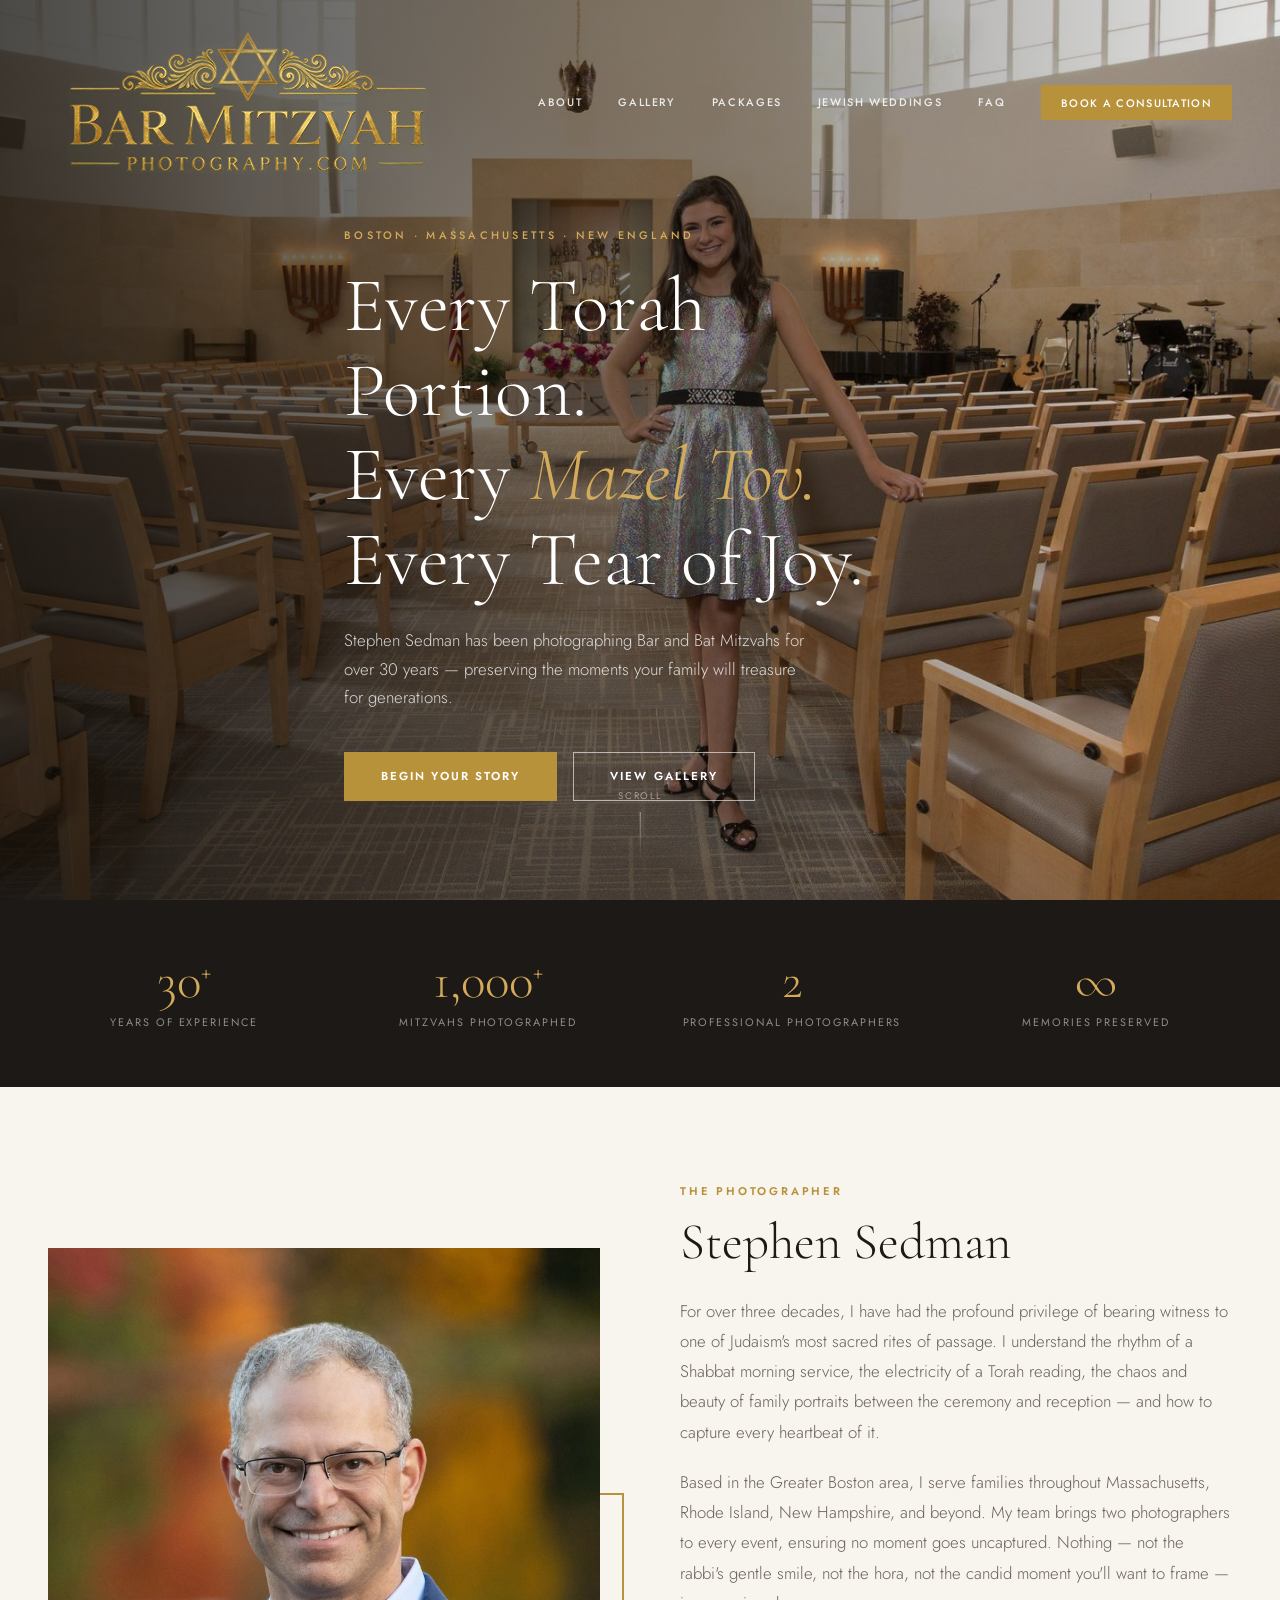
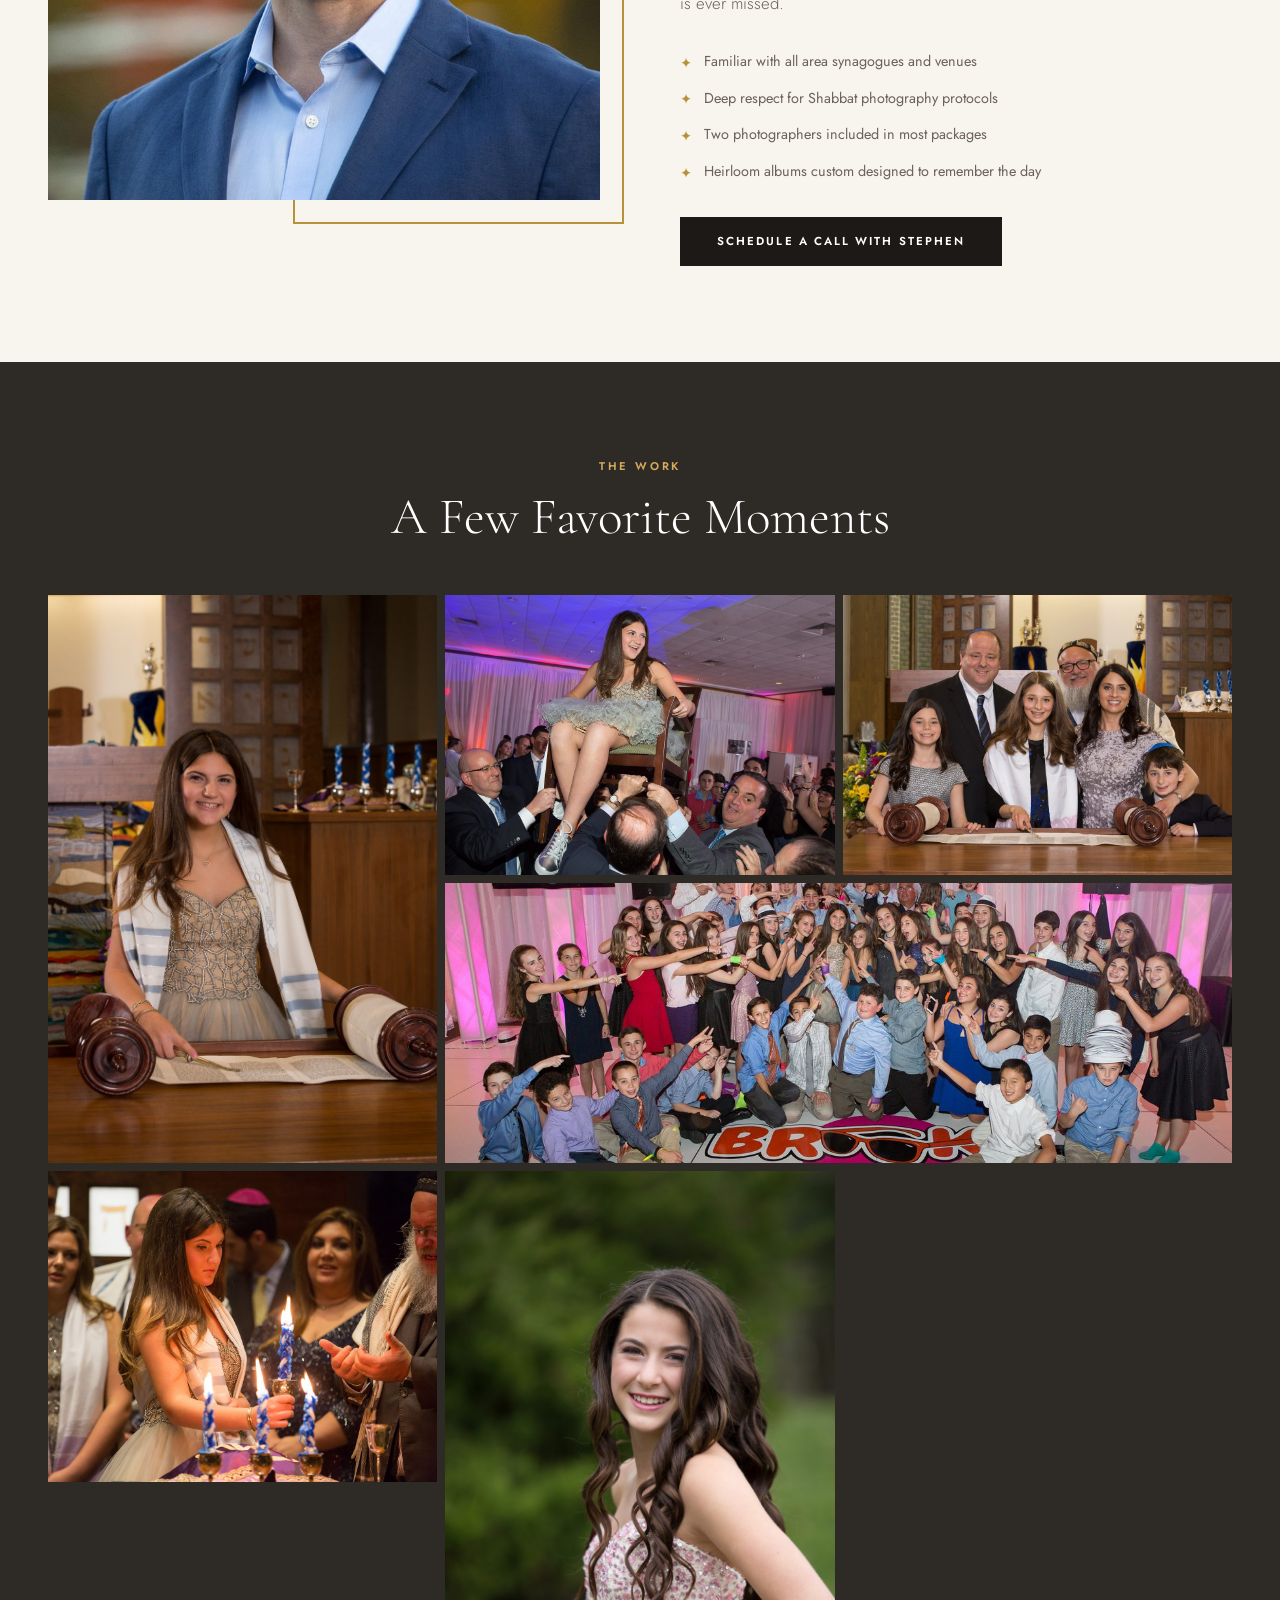
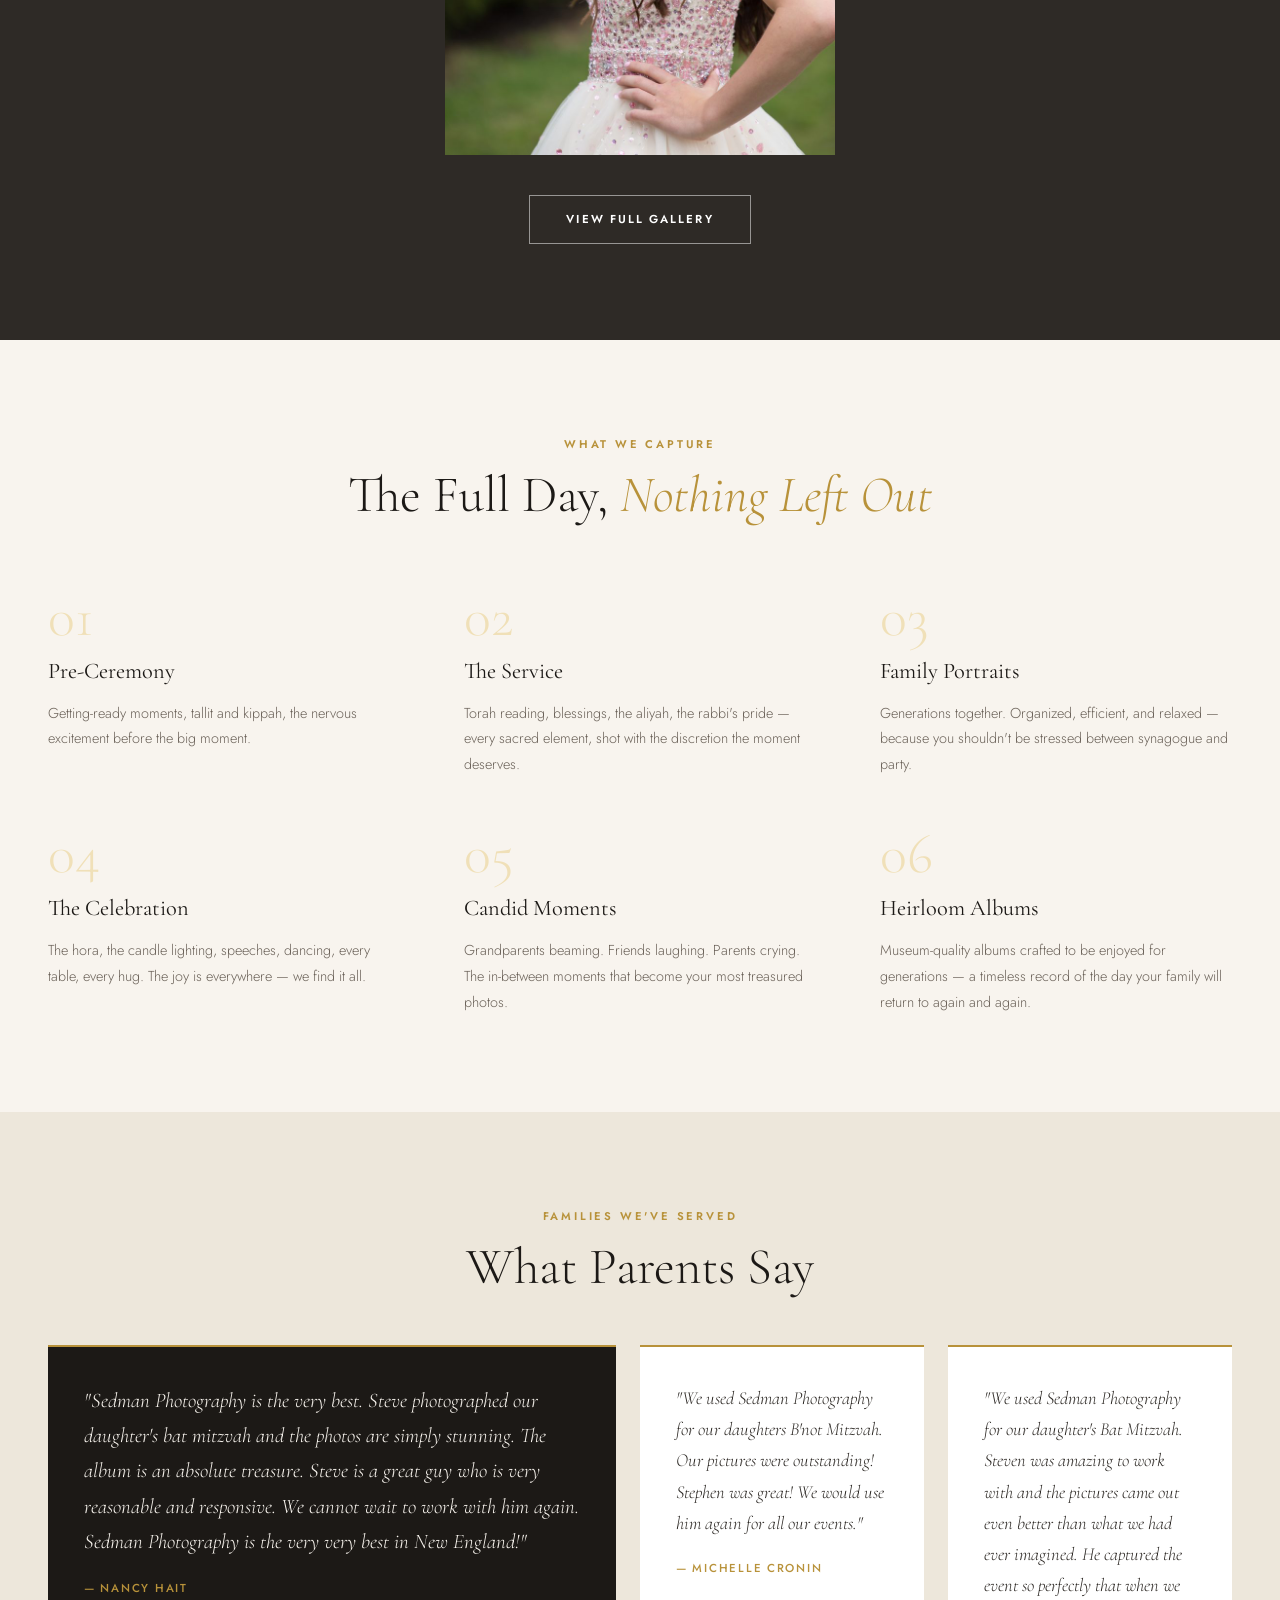
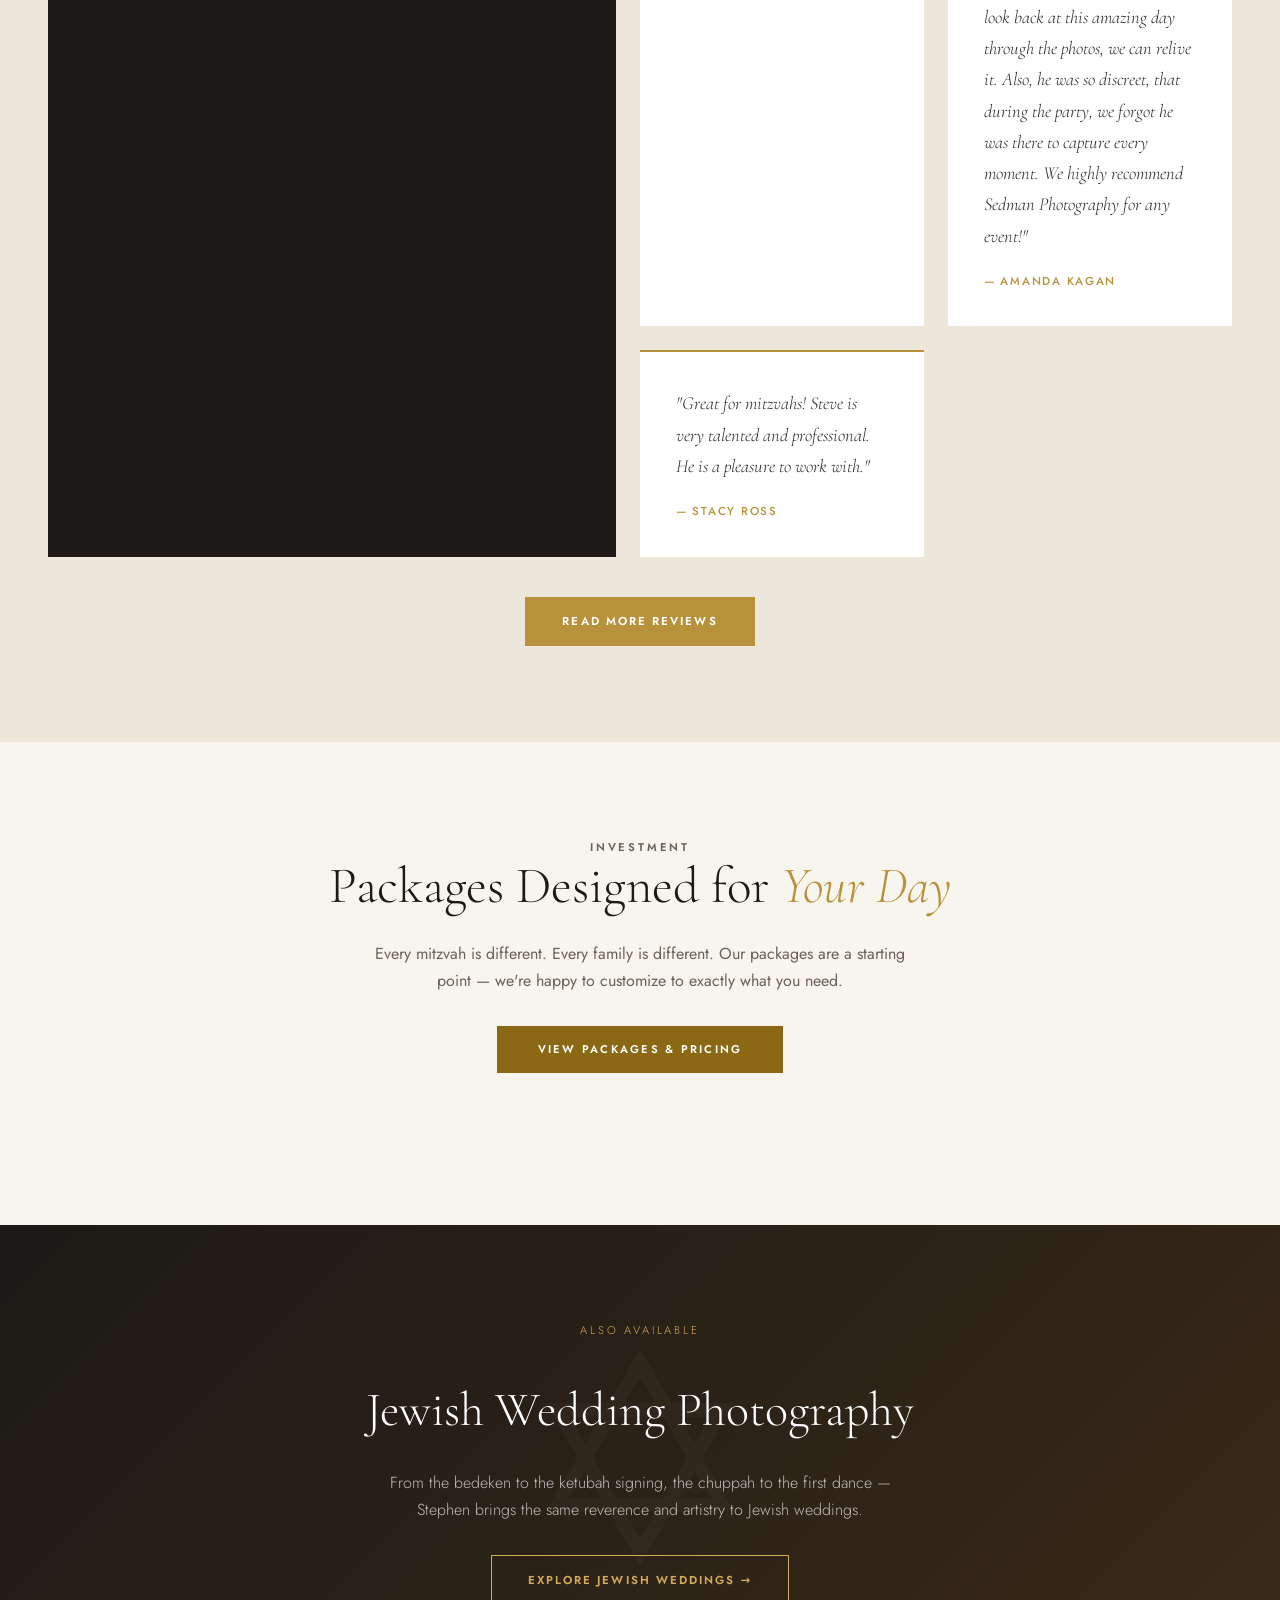
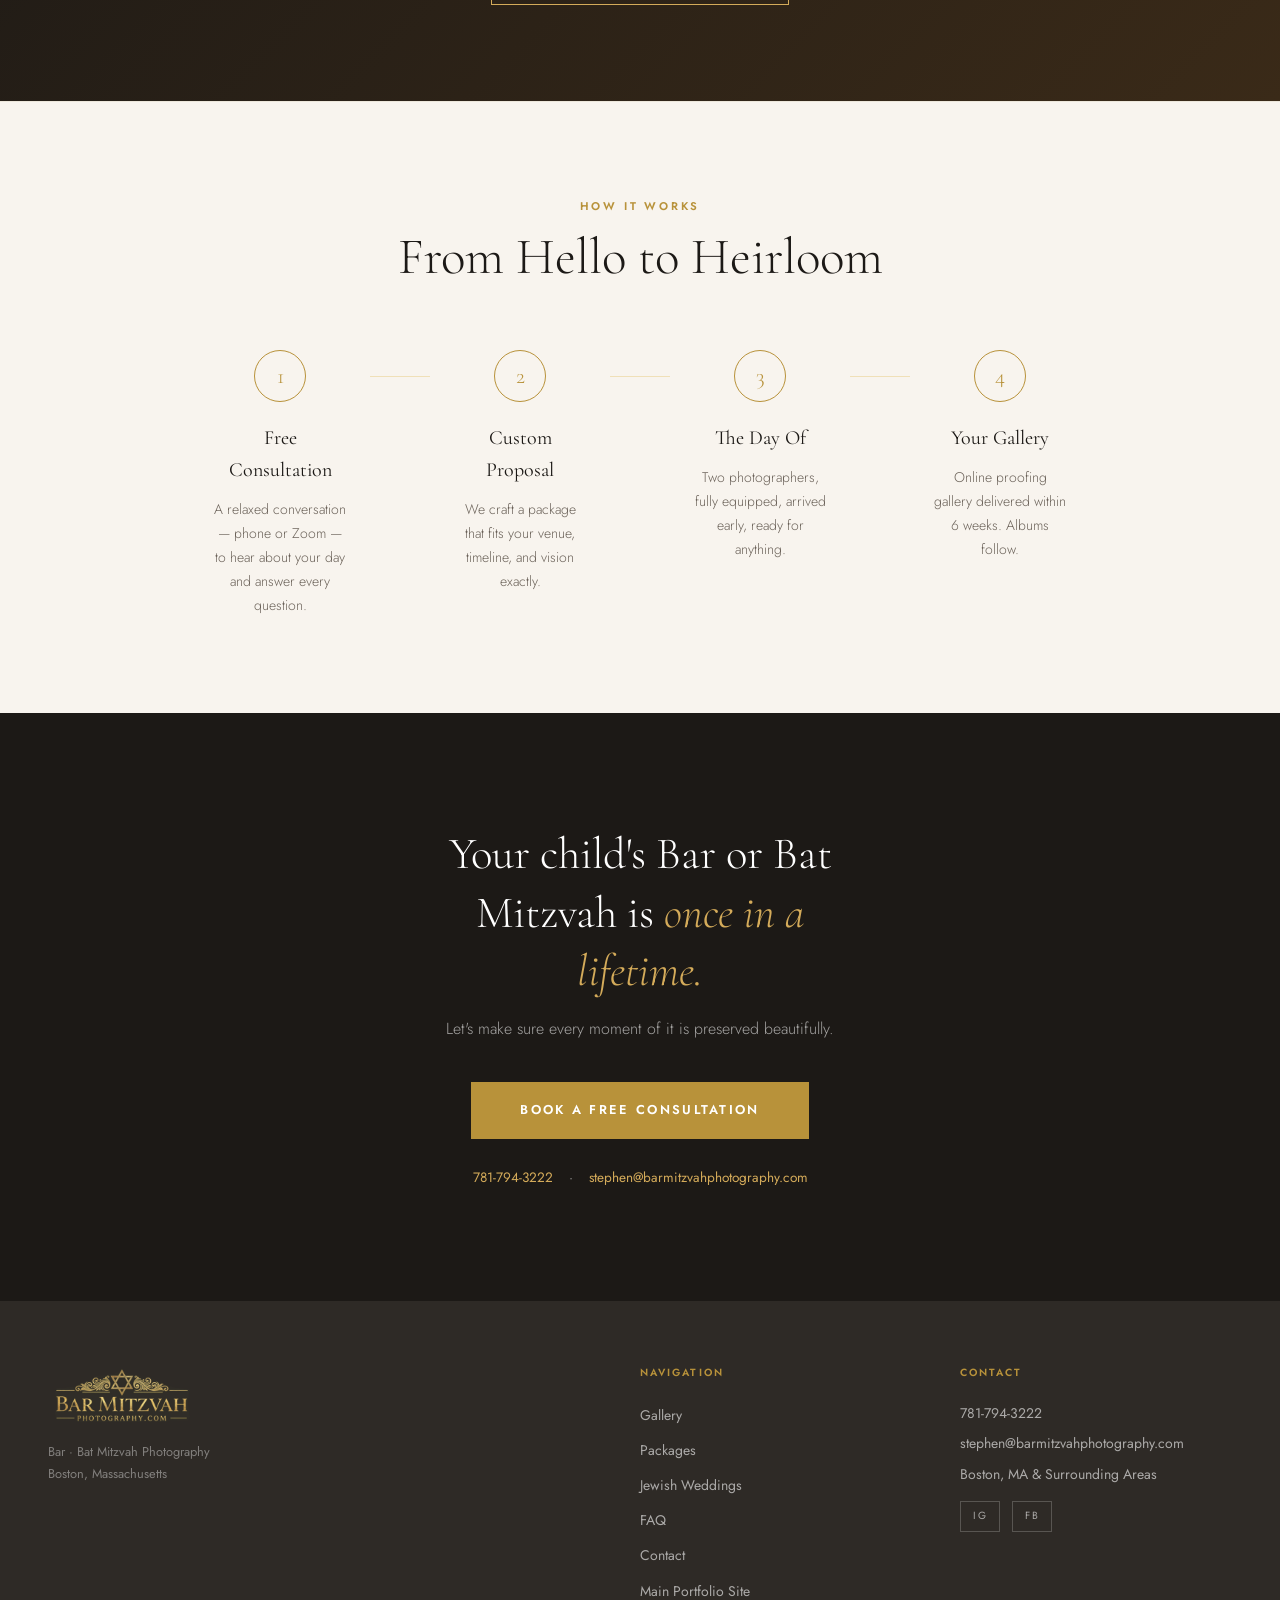
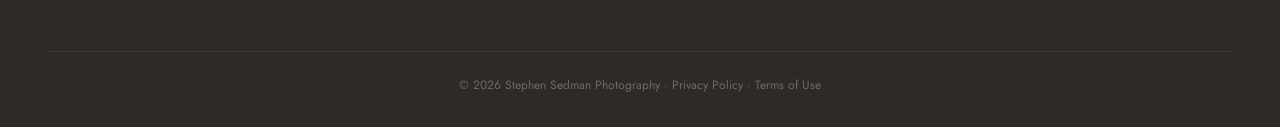
<file: index.html>
<!DOCTYPE html>
<html lang="en">
<head>
  <meta charset="UTF-8" />
  <meta name="viewport" content="width=device-width, initial-scale=1.0" />
  <title>Bar & Bat Mitzvah Photographer Boston | Sedman Photography</title>
  <meta name="description" content="Award-winning Bar & Bat Mitzvah photographer serving Boston, MA and surrounding areas. 30+ years of experience capturing your family's most sacred milestone." />
  <link rel="preconnect" href="https://fonts.googleapis.com" />
  <link rel="preconnect" href="https://fonts.gstatic.com" crossorigin />
  <link href="https://fonts.googleapis.com/css2?family=Cormorant+Garamond:ital,wght@0,300;0,400;0,600;1,300;1,400&family=Jost:wght@300;400;500;600&display=swap" rel="stylesheet" />
  <link rel="stylesheet" href="styles/main.css" />
</head>
<body>

  <!-- NAV -->
  <nav class="nav" id="nav">
    <a href="/" class="nav-logo">
      <img src="public/images/logo.png" alt="Bar Mitzvah Photography" class="nav-logo-img" />
    </a>
    <button class="nav-toggle" id="navToggle" aria-label="Menu">
      <span></span><span></span><span></span>
    </button>
    <ul class="nav-links" id="navLinks">
      <li><a href="#about">About</a></li>
      <li><a href="gallery.html">Gallery</a></li>
      <li><a href="packages.html">Packages</a></li>
      <li><a href="jewish-weddings.html">Jewish Weddings</a></li>
      <li><a href="faq.html">FAQ</a></li>
      <li><a href="contact.html" class="nav-cta">Book a Consultation</a></li>
    </ul>
  </nav>

  <!-- HERO -->
  <header class="hero">
    <div class="hero-bg">
      <div class="hero-overlay"></div>
      <img src="public/images/hero.jpg" alt="Bar Mitzvah Photography" style="width:100%;height:100%;object-fit:cover;object-position:center top;position:absolute;top:0;left:0;" />
    </div>
    <div class="hero-content">
      <p class="hero-eyebrow">Boston · Massachusetts · New England</p>
      <h1 class="hero-headline">
        Every Torah Portion.<br />
        Every <em>Mazel Tov.</em><br />
        Every Tear of Joy.
      </h1>
      <p class="hero-sub">Stephen Sedman has been photographing Bar and Bat Mitzvahs for over 30 years — preserving the moments your family will treasure for generations.</p>
      <div class="hero-ctas">
        <a href="contact.html" class="btn btn-primary">Begin Your Story</a>
        <a href="gallery.html" class="btn btn-ghost">View Gallery</a>
      </div>
    </div>
    <div class="hero-scroll">
      <span>Scroll</span>
      <div class="hero-scroll-line"></div>
    </div>
  </header>

  <!-- INTRO STATS -->
  <section class="stats">
    <div class="stats-grid">
      <div class="stat">
        <span class="stat-num">30<sup>+</sup></span>
        <span class="stat-label">Years of Experience</span>
      </div>
      <div class="stat">
        <span class="stat-num">1,000<sup>+</sup></span>
        <span class="stat-label">Mitzvahs Photographed</span>
      </div>
      <div class="stat">
        <span class="stat-num">2</span>
        <span class="stat-label">Professional Photographers</span>
      </div>
      <div class="stat">
        <span class="stat-num">∞</span>
        <span class="stat-label">Memories Preserved</span>
      </div>
    </div>
  </section>

  <!-- ABOUT STEPHEN -->
  <section class="about" id="about">
    <div class="about-image">
      <div class="about-img-box">
        <img src="public/images/stephen.jpg" alt="Stephen Sedman" style="width:100%;height:100%;object-fit:cover;" />
        <div class="about-img-accent"></div>
      </div>
    </div>
    <div class="about-text">
      <p class="section-eyebrow">The Photographer</p>
      <h2 class="section-title">Stephen Sedman</h2>
      <p class="about-body">For over three decades, I have had the profound privilege of bearing witness to one of Judaism's most sacred rites of passage. I understand the rhythm of a Shabbat morning service, the electricity of a Torah reading, the chaos and beauty of family portraits between the ceremony and reception — and how to capture every heartbeat of it.</p>
      <p class="about-body">Based in the Greater Boston area, I serve families throughout Massachusetts, Rhode Island, New Hampshire, and beyond. My team brings two photographers to every event, ensuring no moment goes uncaptured. Nothing — not the rabbi's gentle smile, not the hora, not the candid moment you'll want to frame — is ever missed.</p>
      <div class="about-credentials">
        <div class="credential">
          <span class="cred-icon">✦</span>
          <span>Familiar with all area synagogues and venues</span>
        </div>
        <div class="credential">
          <span class="cred-icon">✦</span>
          <span>Deep respect for Shabbat photography protocols</span>
        </div>
        <div class="credential">
          <span class="cred-icon">✦</span>
          <span>Two photographers included in most packages</span>
        </div>
        <div class="credential">
          <span class="cred-icon">✦</span>
          <span>Heirloom albums custom designed to remember the day</span>
        </div>
      </div>
      <a href="contact.html" class="btn btn-dark">Schedule a Call with Stephen</a>
    </div>
  </section>

  <!-- GALLERY PREVIEW -->
  <section class="gallery-preview">
    <div class="gallery-header">
      <p class="section-eyebrow">The Work</p>
      <h2 class="section-title">A Few Favorite Moments</h2>
    </div>
    <div class="gallery-grid">
      <div class="gallery-cell tall">
        <img src="public/images/gallery/bat-mitzvah-torah.jpg" alt="Torah Reading" style="width:100%;height:100%;object-fit:cover">
        <div class="gallery-caption">The Torah Reading</div>
      </div>
      <div class="gallery-cell">
        <img src="public/images/gallery/hora-chair.jpg" alt="The Hora" style="width:100%;height:100%;object-fit:cover">
        <div class="gallery-caption">The Hora</div>
      </div>
      <div class="gallery-cell">
        <img src="public/images/gallery/family-bimah.jpg" alt="Family Portraits" style="width:100%;height:100%;object-fit:cover">
        <div class="gallery-caption">Family Portraits</div>
      </div>
      <div class="gallery-cell wide">
        <img src="public/images/gallery/reception-friends.jpg" alt="The Celebration" style="width:100%;height:100%;object-fit:cover">
        <div class="gallery-caption">The Celebration</div>
      </div>
      <div class="gallery-cell">
        <img src="public/images/gallery/candle-lighting.jpg" alt="Candid Joy" style="width:100%;height:100%;object-fit:cover">
        <div class="gallery-caption">Candid Joy</div>
      </div>
      <div class="gallery-cell tall">
        <img src="public/images/gallery/portrait-bat-mitzvah.jpg" alt="Portrait Session" style="width:100%;height:100%;object-fit:cover">
        <div class="gallery-caption">The Portrait Session</div>
      </div>
    </div>
    <div class="gallery-footer">
      <a href="gallery.html" class="btn btn-outline">View Full Gallery</a>
    </div>
  </section>

  <!-- WHAT WE COVER -->
  <section class="coverage">
    <div class="coverage-intro">
      <p class="section-eyebrow">What We Capture</p>
      <h2 class="section-title">The Full Day, <em>Nothing Left Out</em></h2>
    </div>
    <div class="coverage-grid">
      <div class="coverage-item">
        <div class="coverage-num">01</div>
        <h3>Pre-Ceremony</h3>
        <p>Getting-ready moments, tallit and kippah, the nervous excitement before the big moment.</p>
      </div>
      <div class="coverage-item">
        <div class="coverage-num">02</div>
        <h3>The Service</h3>
        <p>Torah reading, blessings, the aliyah, the rabbi's pride — every sacred element, shot with the discretion the moment deserves.</p>
      </div>
      <div class="coverage-item">
        <div class="coverage-num">03</div>
        <h3>Family Portraits</h3>
        <p>Generations together. Organized, efficient, and relaxed — because you shouldn't be stressed between synagogue and party.</p>
      </div>
      <div class="coverage-item">
        <div class="coverage-num">04</div>
        <h3>The Celebration</h3>
        <p>The hora, the candle lighting, speeches, dancing, every table, every hug. The joy is everywhere — we find it all.</p>
      </div>
      <div class="coverage-item">
        <div class="coverage-num">05</div>
        <h3>Candid Moments</h3>
        <p>Grandparents beaming. Friends laughing. Parents crying. The in-between moments that become your most treasured photos.</p>
      </div>
      <div class="coverage-item">
        <div class="coverage-num">06</div>
        <h3>Heirloom Albums</h3>
        <p>Museum-quality albums crafted to be enjoyed for generations — a timeless record of the day your family will return to again and again.</p>
      </div>
    </div>
  </section>

  <!-- TESTIMONIALS -->
  <section class="testimonials">
    <div class="testimonials-inner">
      <p class="section-eyebrow">Families We've Served</p>
      <h2 class="section-title">What Parents Say</h2>
      <div class="testimonials-grid">
        <blockquote class="testimonial featured">
          <p>"Sedman Photography is the very best. Steve photographed our daughter's bat mitzvah and the photos are simply stunning. The album is an absolute treasure. Steve is a great guy who is very reasonable and responsive. We cannot wait to work with him again. Sedman Photography is the very very best in New England!"</p>
          <footer>— Nancy Hait</footer>
        </blockquote>
        <blockquote class="testimonial">
          <p>"We used Sedman Photography for our daughters B'not Mitzvah. Our pictures were outstanding! Stephen was great! We would use him again for all our events."</p>
          <footer>— Michelle Cronin</footer>
        </blockquote>
        <blockquote class="testimonial">
          <p>"We used Sedman Photography for our daughter's Bat Mitzvah. Steven was amazing to work with and the pictures came out even better than what we had ever imagined. He captured the event so perfectly that when we look back at this amazing day through the photos, we can relive it. Also, he was so discreet, that during the party, we forgot he was there to capture every moment. We highly recommend Sedman Photography for any event!"</p>
          <footer>— Amanda Kagan</footer>
        </blockquote>
        <blockquote class="testimonial">
          <p>"Great for mitzvahs! Steve is very talented and professional. He is a pleasure to work with."</p>
          <footer>— Stacy Ross</footer>
        </blockquote>
      </div>
      <a href="contact.html" class="btn btn-primary" style="margin-top:2.5rem">Read More Reviews</a>
    </div>
  </section>

  <!-- PACKAGES TEASER -->
  <section class="packages-teaser">
    <div class="packages-intro">
      <p class="section-eyebrow">Investment</p>
      <h2 class="section-title">Packages Designed for <em>Your Day</em></h2>
      <p>Every mitzvah is different. Every family is different. Our packages are a starting point — we're happy to customize to exactly what you need.</p>
      <a href="packages.html" style="margin-top:2rem;display:inline-block;padding:0.85rem 2.5rem;background:#8B6914;color:#ffffff;border:1px solid #8B6914;font-family:var(--font-body);font-size:0.7rem;font-weight:600;letter-spacing:0.2em;text-transform:uppercase;text-decoration:none;cursor:pointer;">View Packages &amp; Pricing</a>
    </div>
  </section>

  <!-- JEWISH WEDDINGS CTA -->
  <section class="jewish-weddings-cta">
    <div class="jw-content">
      <p class="section-eyebrow" style="color: var(--gold-light)">Also Available</p>
      <h2>Jewish Wedding Photography</h2>
      <p>From the bedeken to the ketubah signing, the chuppah to the first dance — Stephen brings the same reverence and artistry to Jewish weddings.</p>
      <a href="jewish-weddings.html" class="btn btn-ghost-gold">Explore Jewish Weddings →</a>
    </div>
  </section>

  <!-- PROCESS -->
  <section class="process">
    <div class="process-intro">
      <p class="section-eyebrow">How It Works</p>
      <h2 class="section-title">From Hello to Heirloom</h2>
    </div>
    <div class="process-steps">
      <div class="process-step">
        <div class="step-num">1</div>
        <h3>Free Consultation</h3>
        <p>A relaxed conversation — phone or Zoom — to hear about your day and answer every question.</p>
      </div>
      <div class="process-line"></div>
      <div class="process-step">
        <div class="step-num">2</div>
        <h3>Custom Proposal</h3>
        <p>We craft a package that fits your venue, timeline, and vision exactly.</p>
      </div>
      <div class="process-line"></div>
      <div class="process-step">
        <div class="step-num">3</div>
        <h3>The Day Of</h3>
        <p>Two photographers, fully equipped, arrived early, ready for anything.</p>
      </div>
      <div class="process-line"></div>
      <div class="process-step">
        <div class="step-num">4</div>
        <h3>Your Gallery</h3>
        <p>Online proofing gallery delivered within 6 weeks. Albums follow.</p>
      </div>
    </div>
  </section>

  <!-- CONTACT CTA -->
  <section class="final-cta">
    <div class="final-cta-inner">
      <h2>Your child's Bar or Bat Mitzvah is <em>once in a lifetime.</em></h2>
      <p>Let's make sure every moment of it is preserved beautifully.</p>
      <a href="contact.html" class="btn btn-primary btn-large">Book a Free Consultation</a>
      <div class="final-contact-info">
        <a href="tel:7817943222">781-794-3222</a>
        <span>·</span>
        <a href="mailto:stephen@barmitzvahphotography.com">stephen@barmitzvahphotography.com</a>
      </div>
    </div>
  </section>

  <!-- FOOTER -->
  <footer class="footer">
    <div class="footer-inner">
      <div class="footer-brand">
        <img src="public/images/logo.png" alt="Bar Mitzvah Photography" style="height:60px;width:auto;display:block;mix-blend-mode:screen;" />
        <p class="footer-tagline">Bar · Bat Mitzvah Photography<br />Boston, Massachusetts</p>
      </div>
      <div class="footer-links">
        <h4>Navigation</h4>
        <ul>
          <li><a href="gallery.html">Gallery</a></li>
          <li><a href="packages.html">Packages</a></li>
          <li><a href="jewish-weddings.html">Jewish Weddings</a></li>
          <li><a href="faq.html">FAQ</a></li>
          <li><a href="contact.html">Contact</a></li>
          <li><a href="https://www.stephensedman.com" target="_blank">Main Portfolio Site</a></li>
        </ul>
      </div>
      <div class="footer-contact">
        <h4>Contact</h4>
        <p><a href="tel:7817943222">781-794-3222</a></p>
        <p><a href="mailto:stephen@barmitzvahphotography.com">stephen@barmitzvahphotography.com</a></p>
        <p>Boston, MA &amp; Surrounding Areas</p>
        <div class="footer-social">
          <a href="#" aria-label="Instagram">IG</a>
          <a href="#" aria-label="Facebook">FB</a>
        </div>
      </div>
    </div>
    <div class="footer-bottom">
      <p>© 2026 Stephen Sedman Photography · <a href="privacy.html">Privacy Policy</a> · <a href="terms.html">Terms of Use</a></p>
    </div>
  </footer>

  <script src="scripts/main.js"></script>
</body>
</html>
</file>
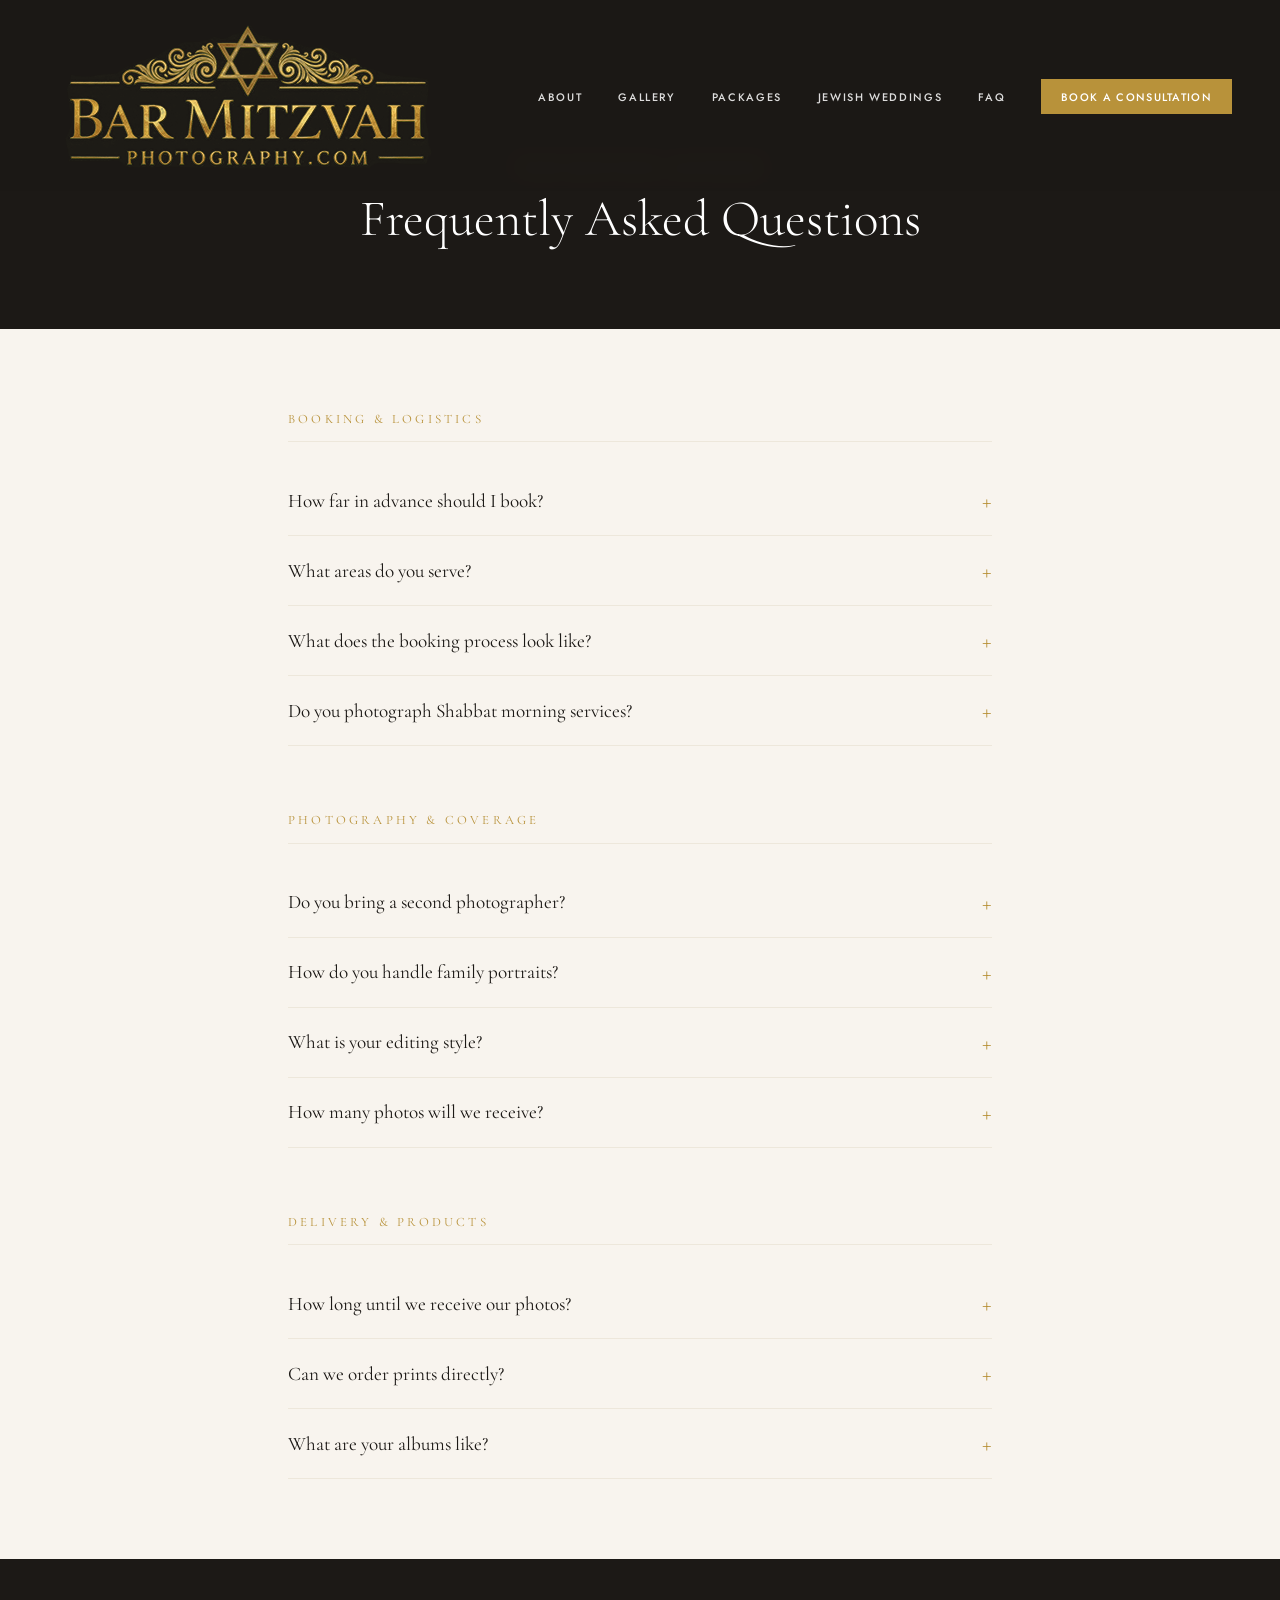
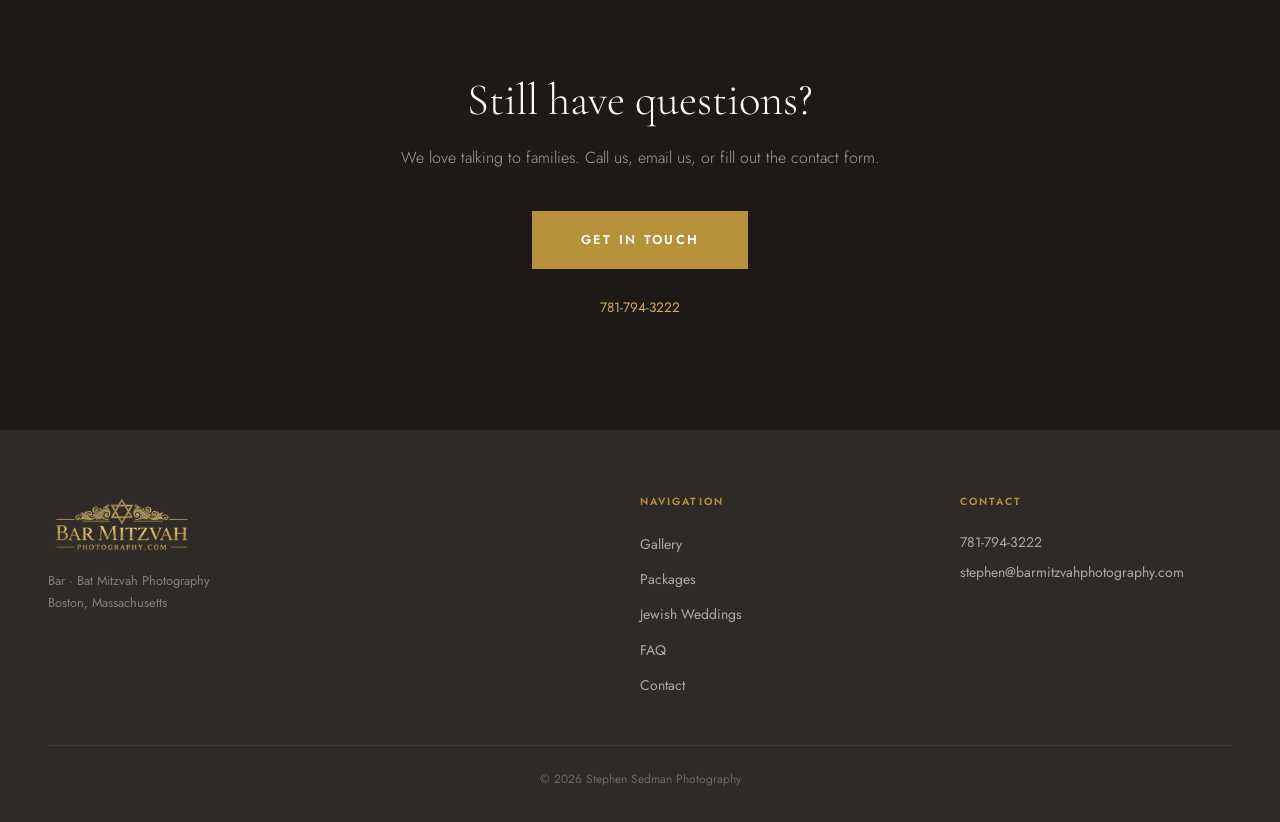
<file: faq.html>
<!DOCTYPE html>
<html lang="en">
<head>
  <meta charset="UTF-8" />
  <meta name="viewport" content="width=device-width, initial-scale=1.0" />
  <title>FAQ | Sedman Bar Mitzvah Photography</title>
  <link rel="preconnect" href="https://fonts.googleapis.com" />
  <link rel="preconnect" href="https://fonts.gstatic.com" crossorigin />
  <link href="https://fonts.googleapis.com/css2?family=Cormorant+Garamond:ital,wght@0,300;0,400;0,600;1,300;1,400&family=Jost:wght@300;400;500;600&display=swap" rel="stylesheet" />
  <link rel="stylesheet" href="styles/main.css" />
  <style>
    .page-hero {
      background: var(--charcoal);
      padding: 10rem 3rem 5rem;
      text-align: center;
    }
    .page-hero .section-eyebrow { color: var(--gold-light); }
    .page-hero .section-title { color: var(--white); margin-bottom: 0; }

    .faq-section {
      max-width: 800px;
      margin: 5rem auto;
      padding: 0 3rem;
    }

    .faq-category {
      margin-bottom: 4rem;
    }

    .faq-category-title {
      font-family: var(--font-display);
      font-size: 0.8rem;
      letter-spacing: 0.25em;
      text-transform: uppercase;
      color: var(--gold);
      margin-bottom: 1.5rem;
      padding-bottom: 0.75rem;
      border-bottom: 1px solid var(--cream-dark);
    }

    .faq-item {
      border-bottom: 1px solid var(--cream-dark);
    }

    .faq-question {
      width: 100%;
      background: none;
      border: none;
      text-align: left;
      padding: 1.25rem 0;
      font-family: var(--font-display);
      font-size: 1.2rem;
      font-weight: 400;
      color: var(--charcoal);
      cursor: pointer;
      display: flex;
      justify-content: space-between;
      align-items: center;
      gap: 1rem;
    }

    .faq-question::after {
      content: '+';
      font-size: 1.5rem;
      color: var(--gold);
      flex-shrink: 0;
      transition: transform 0.3s;
      font-weight: 300;
    }

    .faq-item.open .faq-question::after {
      transform: rotate(45deg);
    }

    .faq-answer {
      max-height: 0;
      overflow: hidden;
      transition: max-height 0.4s ease;
    }

    .faq-item.open .faq-answer {
      max-height: 500px;
    }

    .faq-answer p {
      padding-bottom: 1.5rem;
      color: var(--text-light);
      line-height: 1.8;
      font-size: 0.95rem;
      font-weight: 300;
    }

    @media (max-width: 768px) {
      .faq-section { padding: 0 1.5rem; }
      .page-hero { padding: 8rem 1.5rem 4rem; }
    }
  </style>
</head>
<body>
  <nav class="nav scrolled" id="nav">
    <a href="/" class="nav-logo">
      <img src="public/images/logo.png" alt="Bar Mitzvah Photography" class="nav-logo-img" />
    </a>
    <button class="nav-toggle" id="navToggle"><span></span><span></span><span></span></button>
    <ul class="nav-links" id="navLinks">
      <li><a href="/#about">About</a></li>
      <li><a href="gallery.html">Gallery</a></li>
      <li><a href="packages.html">Packages</a></li>
      <li><a href="jewish-weddings.html">Jewish Weddings</a></li>
      <li><a href="faq.html">FAQ</a></li>
      <li><a href="contact.html" class="nav-cta">Book a Consultation</a></li>
    </ul>
  </nav>

  <section class="page-hero">
    <p class="section-eyebrow">Your Questions, Answered</p>
    <h1 class="section-title">Frequently Asked Questions</h1>
  </section>

  <section class="faq-section">

    <div class="faq-category">
      <div class="faq-category-title">Booking & Logistics</div>

      <div class="faq-item">
        <button class="faq-question">How far in advance should I book?</button>
        <div class="faq-answer"><p>We recommend booking 12–18 months in advance, especially for spring and fall dates (September–November and March–June are our busiest seasons). That said, contact us regardless — we occasionally have openings closer to your date.</p></div>
      </div>

      <div class="faq-item">
        <button class="faq-question">What areas do you serve?</button>
        <div class="faq-answer"><p>We are based in the Greater Boston area — including Newton, Needham, Brookline, and Boston — and serve all of Massachusetts, Rhode Island, New Hampshire, Connecticut, Maine, and Vermont. We are also available for destination events — including Israel — with a travel fee. Please ask.</p></div>
      </div>

      <div class="faq-item">
        <button class="faq-question">What does the booking process look like?</button>
        <div class="faq-answer"><p>First, we have a free consultation by phone or Zoom. If we're a good fit, we email a contract and collect a retainer to hold your date. The remaining balance is due 30 days before the event. Simple and transparent — no surprises.</p></div>
      </div>

      <div class="faq-item">
        <button class="faq-question">Do you photograph Shabbat morning services?</button>
        <div class="faq-answer"><p>Yes. We are very experienced with Shabbat morning B'nei Mitzvah services and are deeply familiar with the photography protocols of different congregations — including those with no-photography rules during the service. For these we recommend photographing the rehearsal on a weekday before the event. We always confirm synagogue guidelines well in advance and respect them fully.</p></div>
      </div>
    </div>

    <div class="faq-category">
      <div class="faq-category-title">Photography & Coverage</div>

      <div class="faq-item">
        <button class="faq-question">Do you bring a second photographer?</button>
        <div class="faq-answer"><p>The Signature and Heirloom packages include two photographers. The Essential package uses one lead photographer. With two photographers, we can cover the adults cocktail hour and the kids dancing and playing games at the same time. All the action is captured better when you have two different points of view.</p></div>
      </div>

      <div class="faq-item">
        <button class="faq-question">How do you handle family portraits?</button>
        <div class="faq-answer"><p>We ask that you provide a "must-have" list of family groupings in advance. During the event, we move through portraits efficiently and warmly — our goal is 45 minutes or less so you can get to your party. Stephen is experienced at organizing large, multigenerational families without chaos.</p></div>
      </div>

      <div class="faq-item">
        <button class="faq-question">What is your editing style?</button>
        <div class="faq-answer"><p>We describe our style as timeless, warm, and true-to-life. We are not heavy on filters or trendy presets. The goal is that your photos look as beautiful in 30 years as they do today. We edit every image delivered — no unedited RAW files are included.</p></div>
      </div>

      <div class="faq-item">
        <button class="faq-question">How many photos will we receive?</button>
        <div class="faq-answer"><p>This varies by package length and the flow of your day. You can typically expect 400–700+ fully edited images for a full-day event with two photographers. We never artificially limit your gallery — every strong image is included.</p></div>
      </div>
    </div>

    <div class="faq-category">
      <div class="faq-category-title">Delivery & Products</div>

      <div class="faq-item">
        <button class="faq-question">How long until we receive our photos?</button>
        <div class="faq-answer"><p>Your online proofing gallery is delivered within 6 weeks of your event. All Signature and Heirloom packages include a sneak peek gallery of select images within 1 week. Rush delivery (48-hour sneak peek) is available as an add-on.</p></div>
      </div>

      <div class="faq-item">
        <button class="faq-question">Can we order prints directly?</button>
        <div class="faq-answer"><p>Yes. Your online gallery includes a professional print store where you can order anything from 4×6 prints to large canvas art, directly shipped to your home. All products are lab-quality, archival prints — not drugstore prints.</p></div>
      </div>

      <div class="faq-item">
        <button class="faq-question">What are your albums like?</button>
        <div class="faq-answer"><p>Our albums are museum-quality books, custom designed and crafted to be enjoyed for generations. We design them for you and present a proof for your approval before printing. These are heirloom objects — the kind that sit on a coffee table and get opened at every family gathering for decades.</p></div>
      </div>
    </div>

  </section>

  <section class="final-cta">
    <div class="final-cta-inner">
      <h2>Still have questions?</h2>
      <p>We love talking to families. Call us, email us, or fill out the contact form.</p>
      <a href="contact.html" class="btn btn-primary btn-large">Get in Touch</a>
      <div class="final-contact-info">
        <a href="tel:7817943222">781-794-3222</a>
      </div>
    </div>
  </section>

  <footer class="footer">
    <div class="footer-inner">
      <div class="footer-brand">
        <img src="public/images/logo.png" alt="Bar Mitzvah Photography" style="height:60px;width:auto;display:block;mix-blend-mode:screen;" />
        <p class="footer-tagline">Bar · Bat Mitzvah Photography<br />Boston, Massachusetts</p>
      </div>
      <div class="footer-links">
        <h4>Navigation</h4>
        <ul>
          <li><a href="gallery.html">Gallery</a></li>
          <li><a href="packages.html">Packages</a></li>
          <li><a href="jewish-weddings.html">Jewish Weddings</a></li>
          <li><a href="faq.html">FAQ</a></li>
          <li><a href="contact.html">Contact</a></li>
        </ul>
      </div>
      <div class="footer-contact">
        <h4>Contact</h4>
        <p><a href="tel:7817943222">781-794-3222</a></p>
        <p><a href="mailto:stephen@barmitzvahphotography.com">stephen@barmitzvahphotography.com</a></p>
      </div>
    </div>
    <div class="footer-bottom">
      <p>© 2026 Stephen Sedman Photography</p>
    </div>
  </footer>
  <script src="scripts/main.js"></script>
  <script>
    document.querySelectorAll('.faq-question').forEach(btn => {
      btn.addEventListener('click', () => {
        const item = btn.parentElement;
        const wasOpen = item.classList.contains('open');
        document.querySelectorAll('.faq-item.open').forEach(i => i.classList.remove('open'));
        if (!wasOpen) item.classList.add('open');
      });
    });
  </script>
</body>
</html>
</file>
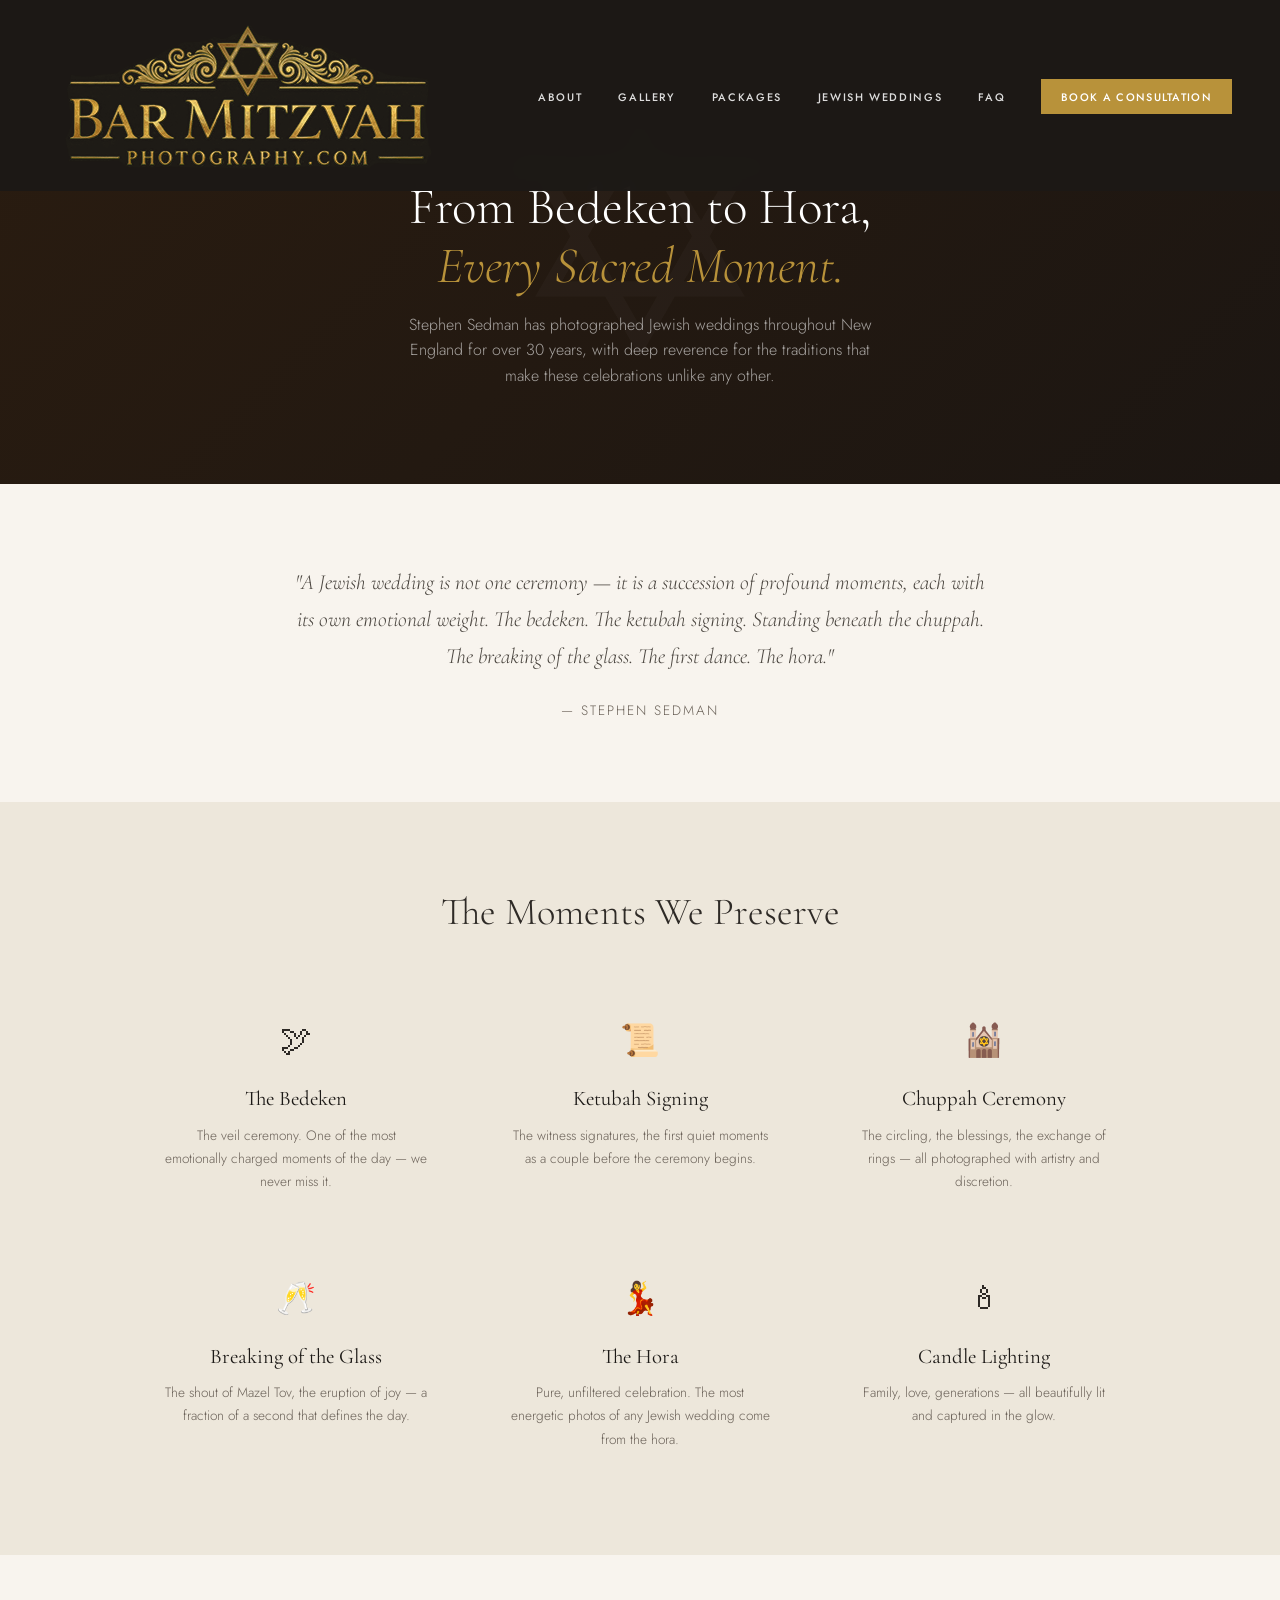
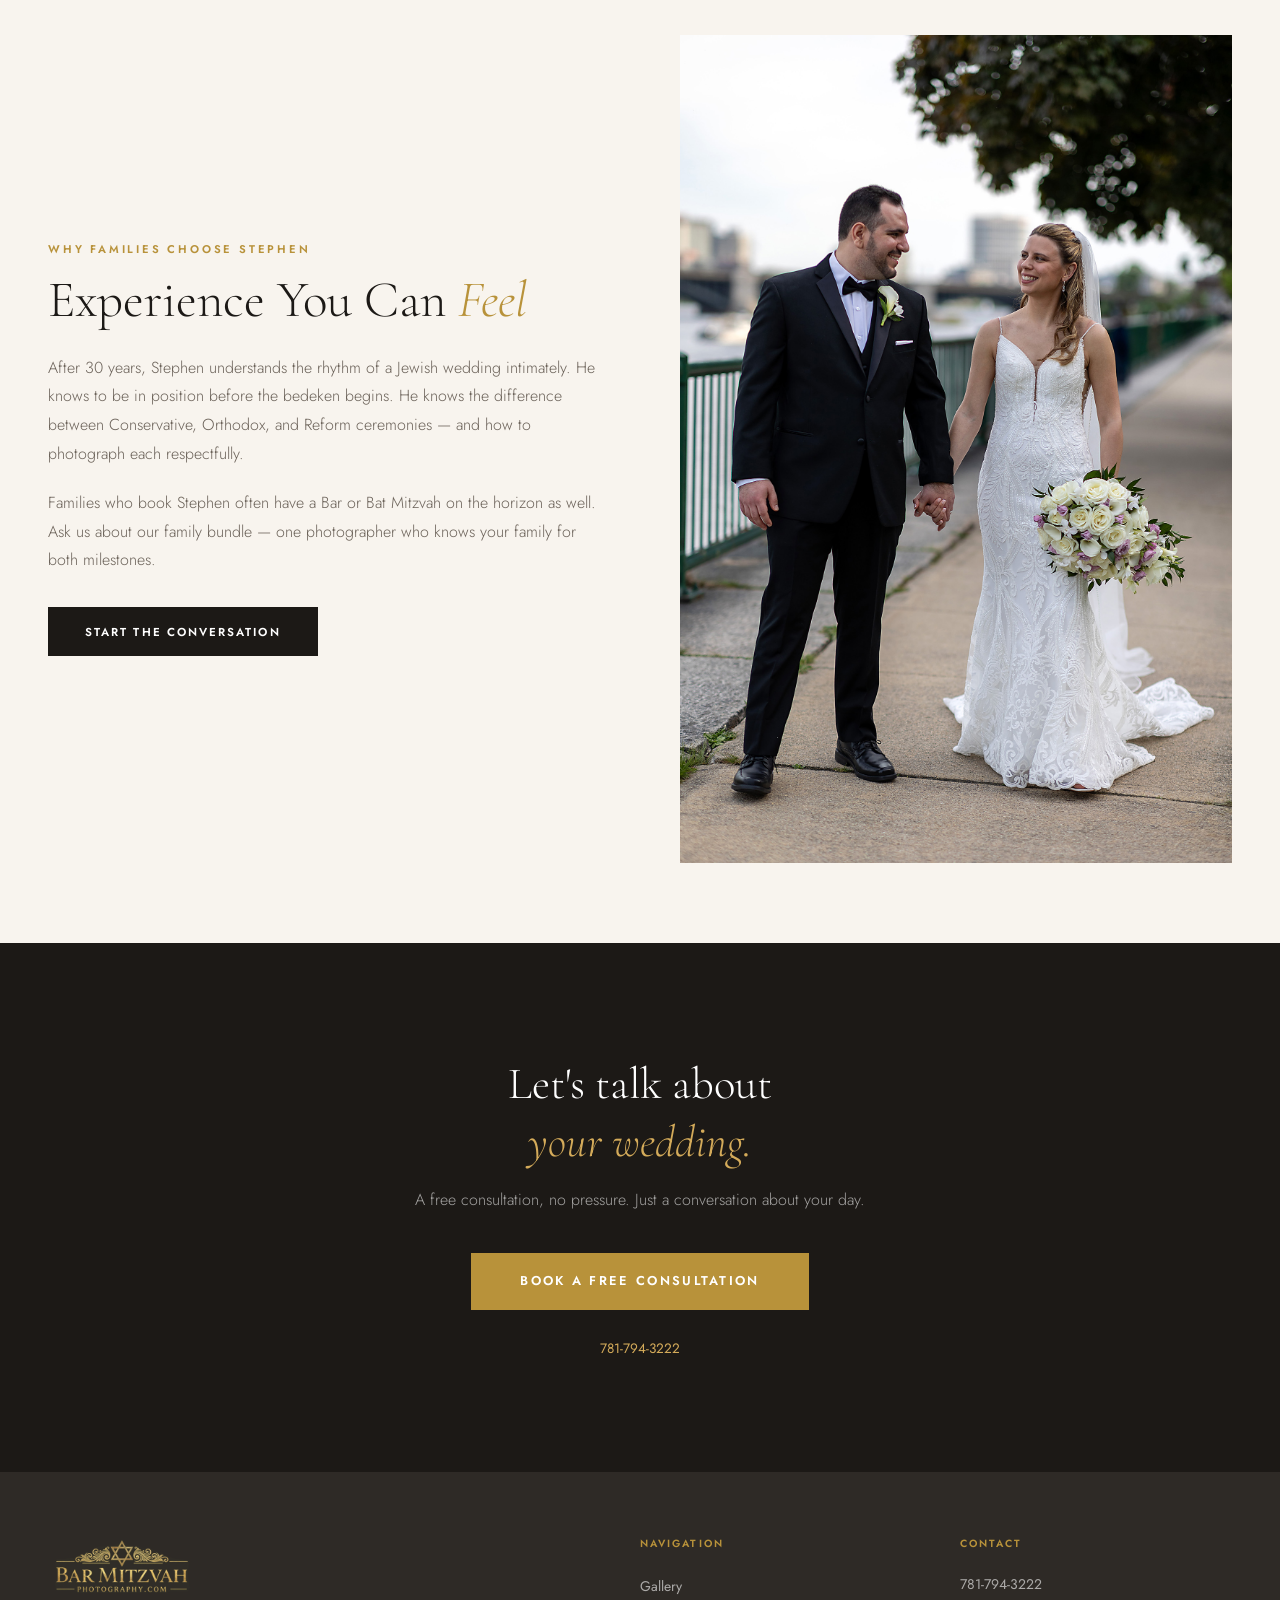
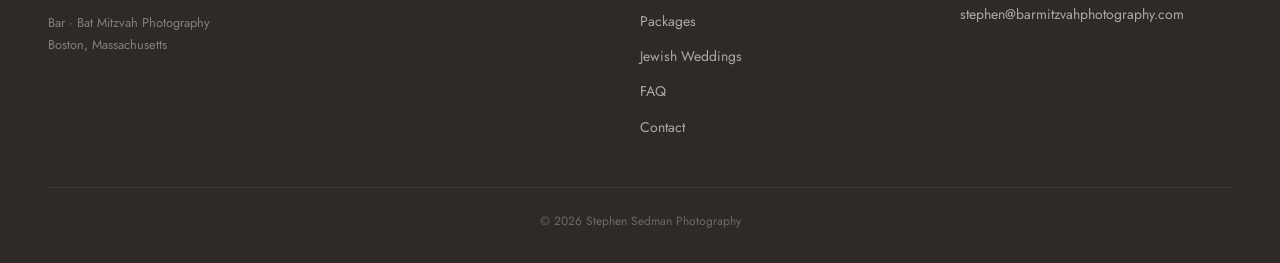
<file: jewish-weddings.html>
<!DOCTYPE html>
<html lang="en">
<head>
  <meta charset="UTF-8" />
  <meta name="viewport" content="width=device-width, initial-scale=1.0" />
  <title>Jewish Wedding Photography Boston | Sedman Photography</title>
  <meta name="description" content="Jewish wedding photographer in Boston, MA. 30+ years of experience photographing Jewish weddings, from bedeken to hora. Serving all of New England." />
  <link rel="preconnect" href="https://fonts.googleapis.com" />
  <link rel="preconnect" href="https://fonts.gstatic.com" crossorigin />
  <link href="https://fonts.googleapis.com/css2?family=Cormorant+Garamond:ital,wght@0,300;0,400;0,600;1,300;1,400&family=Jost:wght@300;400;500;600&display=swap" rel="stylesheet" />
  <link rel="stylesheet" href="styles/main.css" />
  <style>
    .page-hero {
      background: linear-gradient(135deg, #2a1c10 0%, #1c1612 100%);
      padding: 10rem 3rem 6rem;
      text-align: center;
      position: relative;
      overflow: hidden;
    }
    .page-hero::before {
      content: '✡';
      position: absolute;
      top: 50%; left: 50%;
      transform: translate(-50%, -50%);
      font-size: 20rem;
      color: rgba(255,255,255,0.025);
      pointer-events: none;
    }
    .page-hero .section-eyebrow { color: var(--gold-light); position: relative; }
    .page-hero .section-title { color: var(--white); margin-bottom: 1rem; position: relative; }
    .page-hero p { color: rgba(255,255,255,0.6); font-weight: 300; max-width: 55ch; margin: 0 auto; position: relative; }

    .jewish-intro {
      max-width: 800px;
      margin: 5rem auto;
      padding: 0 3rem;
      text-align: center;
    }

    .jewish-intro p {
      font-family: var(--font-display);
      font-size: 1.35rem;
      font-weight: 300;
      font-style: italic;
      line-height: 1.7;
      color: var(--charcoal-light);
      margin-bottom: 1.5rem;
    }

    .moments-section {
      background: var(--cream-dark);
      padding: 5rem 3rem;
    }

    .moments-section h2 {
      font-family: var(--font-display);
      font-size: clamp(1.75rem, 3vw, 2.75rem);
      font-weight: 300;
      text-align: center;
      margin-bottom: 3rem;
    }

    .moments-grid {
      max-width: 1000px;
      margin: 0 auto;
      display: grid;
      grid-template-columns: repeat(3, 1fr);
      gap: 2rem;
    }

    .moment-item {
      text-align: center;
      padding: 1.5rem;
    }

    .moment-icon {
      font-size: 2rem;
      margin-bottom: 1rem;
      display: block;
    }

    .moment-item h3 {
      font-family: var(--font-display);
      font-size: 1.3rem;
      font-weight: 400;
      color: var(--charcoal);
      margin-bottom: 0.5rem;
    }

    .moment-item p {
      font-size: 0.85rem;
      color: var(--text-light);
      line-height: 1.7;
      font-weight: 300;
    }

    .bundle-cta {
      max-width: 700px;
      margin: 5rem auto;
      padding: 3rem;
      border: 1px solid var(--gold);
      text-align: center;
    }

    .bundle-cta h2 {
      font-family: var(--font-display);
      font-size: 2rem;
      font-weight: 300;
      color: var(--charcoal);
      margin-bottom: 1rem;
    }

    .bundle-cta p {
      color: var(--text-light);
      margin-bottom: 2rem;
      line-height: 1.7;
      font-weight: 300;
    }

    @media (max-width: 768px) {
      .moments-grid { grid-template-columns: 1fr 1fr; }
      .jewish-intro, .bundle-cta { padding: 0 1.5rem; }
      .moments-section { padding: 4rem 1.5rem; }
      .page-hero { padding: 8rem 1.5rem 5rem; }
    }
  </style>
</head>
<body>
  <nav class="nav scrolled" id="nav">
    <a href="/" class="nav-logo">
      <img src="public/images/logo.png" alt="Bar Mitzvah Photography" class="nav-logo-img" />
    </a>
    <button class="nav-toggle" id="navToggle"><span></span><span></span><span></span></button>
    <ul class="nav-links" id="navLinks">
      <li><a href="/#about">About</a></li>
      <li><a href="gallery.html">Gallery</a></li>
      <li><a href="packages.html">Packages</a></li>
      <li><a href="jewish-weddings.html">Jewish Weddings</a></li>
      <li><a href="faq.html">FAQ</a></li>
      <li><a href="contact.html" class="nav-cta">Book a Consultation</a></li>
    </ul>
  </nav>

  <section class="page-hero">
    <p class="section-eyebrow">Jewish Wedding Photography</p>
    <h1 class="section-title">From Bedeken to Hora,<br /><em>Every Sacred Moment.</em></h1>
    <p>Stephen Sedman has photographed Jewish weddings throughout New England for over 30 years, with deep reverence for the traditions that make these celebrations unlike any other.</p>
  </section>

  <div class="jewish-intro">
    <p>"A Jewish wedding is not one ceremony — it is a succession of profound moments, each with its own emotional weight. The bedeken. The ketubah signing. Standing beneath the chuppah. The breaking of the glass. The first dance. The hora."</p>
    <p style="font-family:var(--font-body);font-size:0.85rem;font-style:normal;color:var(--text-light);letter-spacing:0.15em;text-transform:uppercase">— Stephen Sedman</p>
  </div>

  <section class="moments-section">
    <h2>The Moments We Preserve</h2>
    <div class="moments-grid">
      <div class="moment-item">
        <span class="moment-icon">🕊</span>
        <h3>The Bedeken</h3>
        <p>The veil ceremony. One of the most emotionally charged moments of the day — we never miss it.</p>
      </div>
      <div class="moment-item">
        <span class="moment-icon">📜</span>
        <h3>Ketubah Signing</h3>
        <p>The witness signatures, the first quiet moments as a couple before the ceremony begins.</p>
      </div>
      <div class="moment-item">
        <span class="moment-icon">🕍</span>
        <h3>Chuppah Ceremony</h3>
        <p>The circling, the blessings, the exchange of rings — all photographed with artistry and discretion.</p>
      </div>
      <div class="moment-item">
        <span class="moment-icon">🥂</span>
        <h3>Breaking of the Glass</h3>
        <p>The shout of Mazel Tov, the eruption of joy — a fraction of a second that defines the day.</p>
      </div>
      <div class="moment-item">
        <span class="moment-icon">💃</span>
        <h3>The Hora</h3>
        <p>Pure, unfiltered celebration. The most energetic photos of any Jewish wedding come from the hora.</p>
      </div>
      <div class="moment-item">
        <span class="moment-icon">🕯</span>
        <h3>Candle Lighting</h3>
        <p>Family, love, generations — all beautifully lit and captured in the glow.</p>
      </div>
    </div>
  </section>

  <div style="max-width:var(--max-w);margin:0 auto;padding:5rem 3rem;display:grid;grid-template-columns:1fr 1fr;gap:5rem;align-items:center">
    <div>
      <p class="section-eyebrow">Why Families Choose Stephen</p>
      <h2 class="section-title">Experience You Can <em>Feel</em></h2>
      <p style="color:var(--text-light);line-height:1.8;font-weight:300;margin-bottom:1.25rem">After 30 years, Stephen understands the rhythm of a Jewish wedding intimately. He knows to be in position before the bedeken begins. He knows the difference between Conservative, Orthodox, and Reform ceremonies — and how to photograph each respectfully.</p>
      <p style="color:var(--text-light);line-height:1.8;font-weight:300;margin-bottom:2rem">Families who book Stephen often have a Bar or Bat Mitzvah on the horizon as well. Ask us about our family bundle — one photographer who knows your family for both milestones.</p>
      <a href="contact.html" class="btn btn-dark">Start the Conversation</a>
    </div>
    <div style="aspect-ratio:2/3;position:relative;overflow:hidden"><img src="public/images/jewish-wedding.jpg" alt="Jewish Wedding Photography" style="width:100%;height:100%;object-fit:cover;object-position:center top;" />
      <!-- Replace with actual wedding photo -->
      <div style="position:absolute;bottom:-1.5rem;right:-1.5rem;width:55%;height:55%;border:2px solid var(--gold);z-index:-1"></div>
    </div>
  </div>



  <section class="final-cta">
    <div class="final-cta-inner">
      <h2>Let's talk about<br /><em>your wedding.</em></h2>
      <p>A free consultation, no pressure. Just a conversation about your day.</p>
      <a href="contact.html" class="btn btn-primary btn-large">Book a Free Consultation</a>
      <div class="final-contact-info">
        <a href="tel:7817943222">781-794-3222</a>
      </div>
    </div>
  </section>

  <footer class="footer">
    <div class="footer-inner">
      <div class="footer-brand">
        <img src="public/images/logo.png" alt="Bar Mitzvah Photography" style="height:60px;width:auto;display:block;mix-blend-mode:screen;" />
        <p class="footer-tagline">Bar · Bat Mitzvah Photography<br />Boston, Massachusetts</p>
      </div>
      <div class="footer-links">
        <h4>Navigation</h4>
        <ul>
          <li><a href="gallery.html">Gallery</a></li>
          <li><a href="packages.html">Packages</a></li>
          <li><a href="jewish-weddings.html">Jewish Weddings</a></li>
          <li><a href="faq.html">FAQ</a></li>
          <li><a href="contact.html">Contact</a></li>
        </ul>
      </div>
      <div class="footer-contact">
        <h4>Contact</h4>
        <p><a href="tel:7817943222">781-794-3222</a></p>
        <p><a href="mailto:stephen@barmitzvahphotography.com">stephen@barmitzvahphotography.com</a></p>
      </div>
    </div>
    <div class="footer-bottom">
      <p>© 2026 Stephen Sedman Photography</p>
    </div>
  </footer>
  <script src="scripts/main.js"></script>
</body>
</html>
</file>
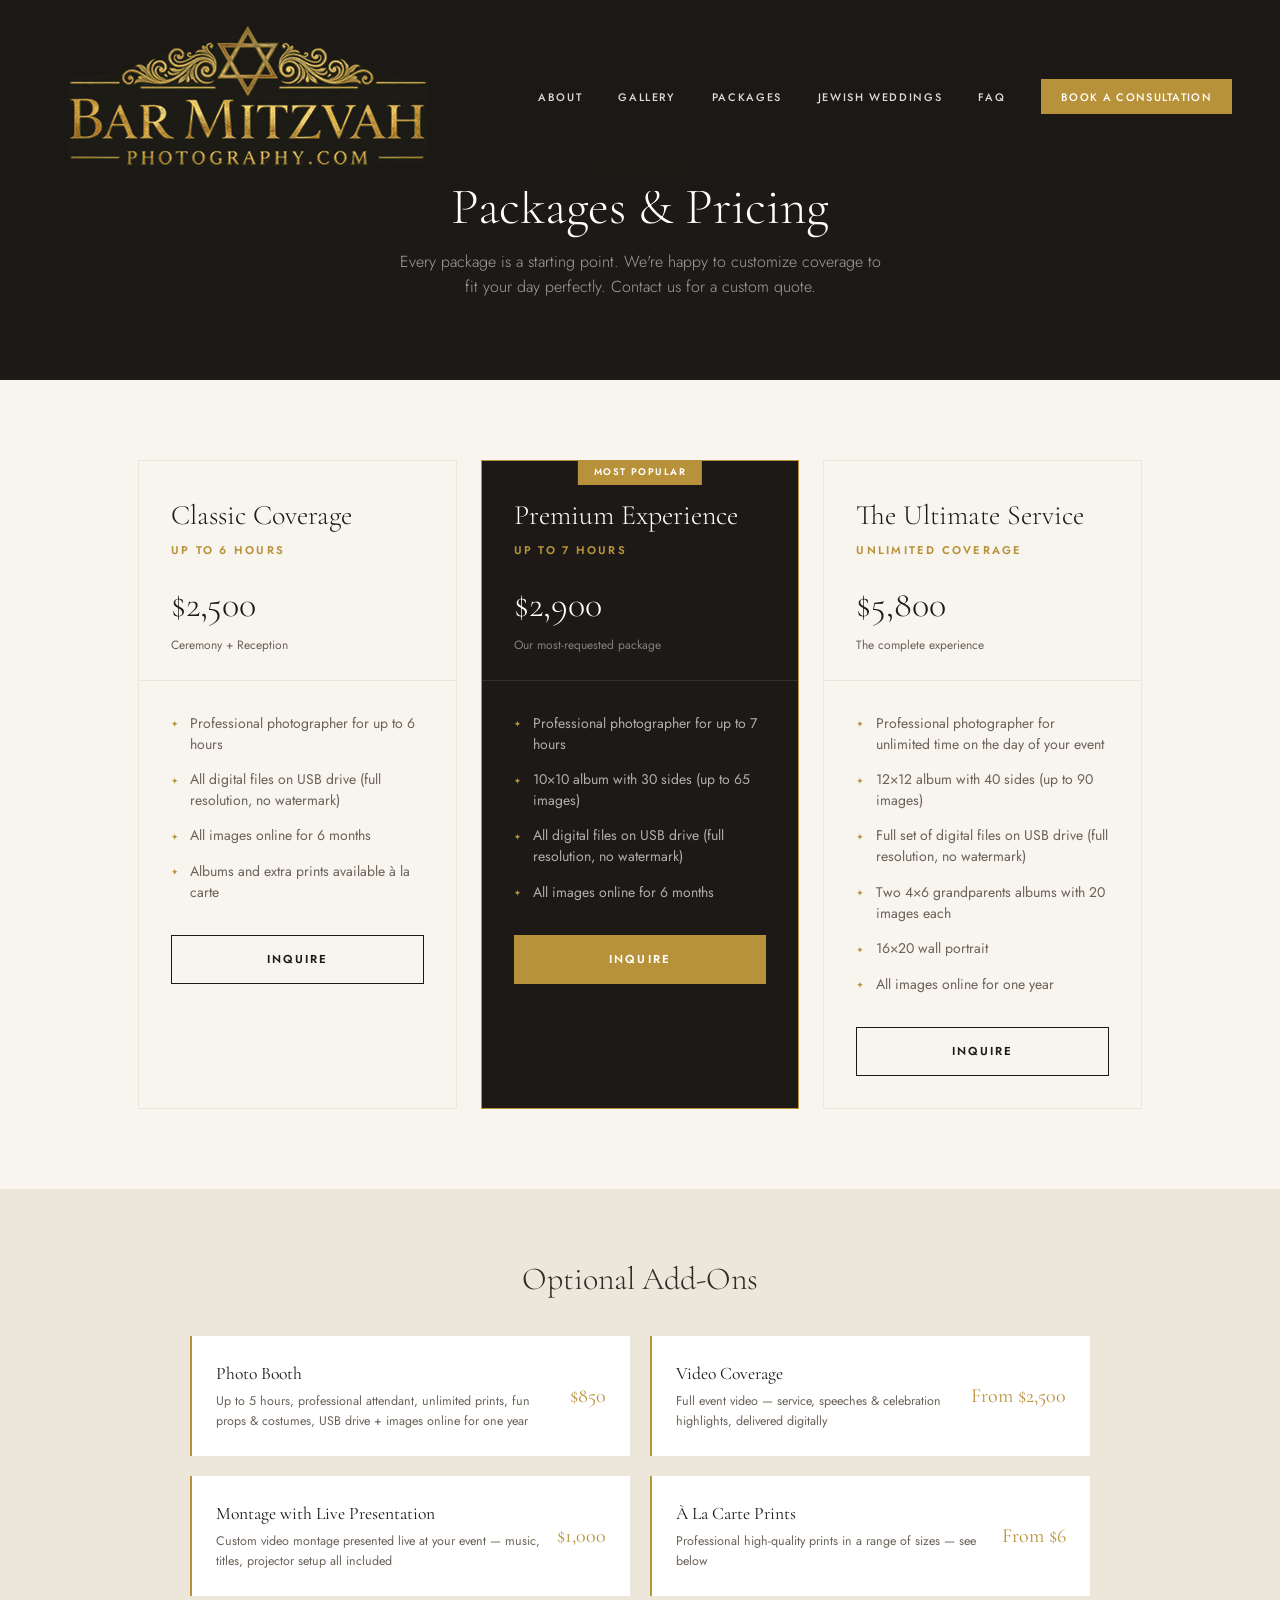
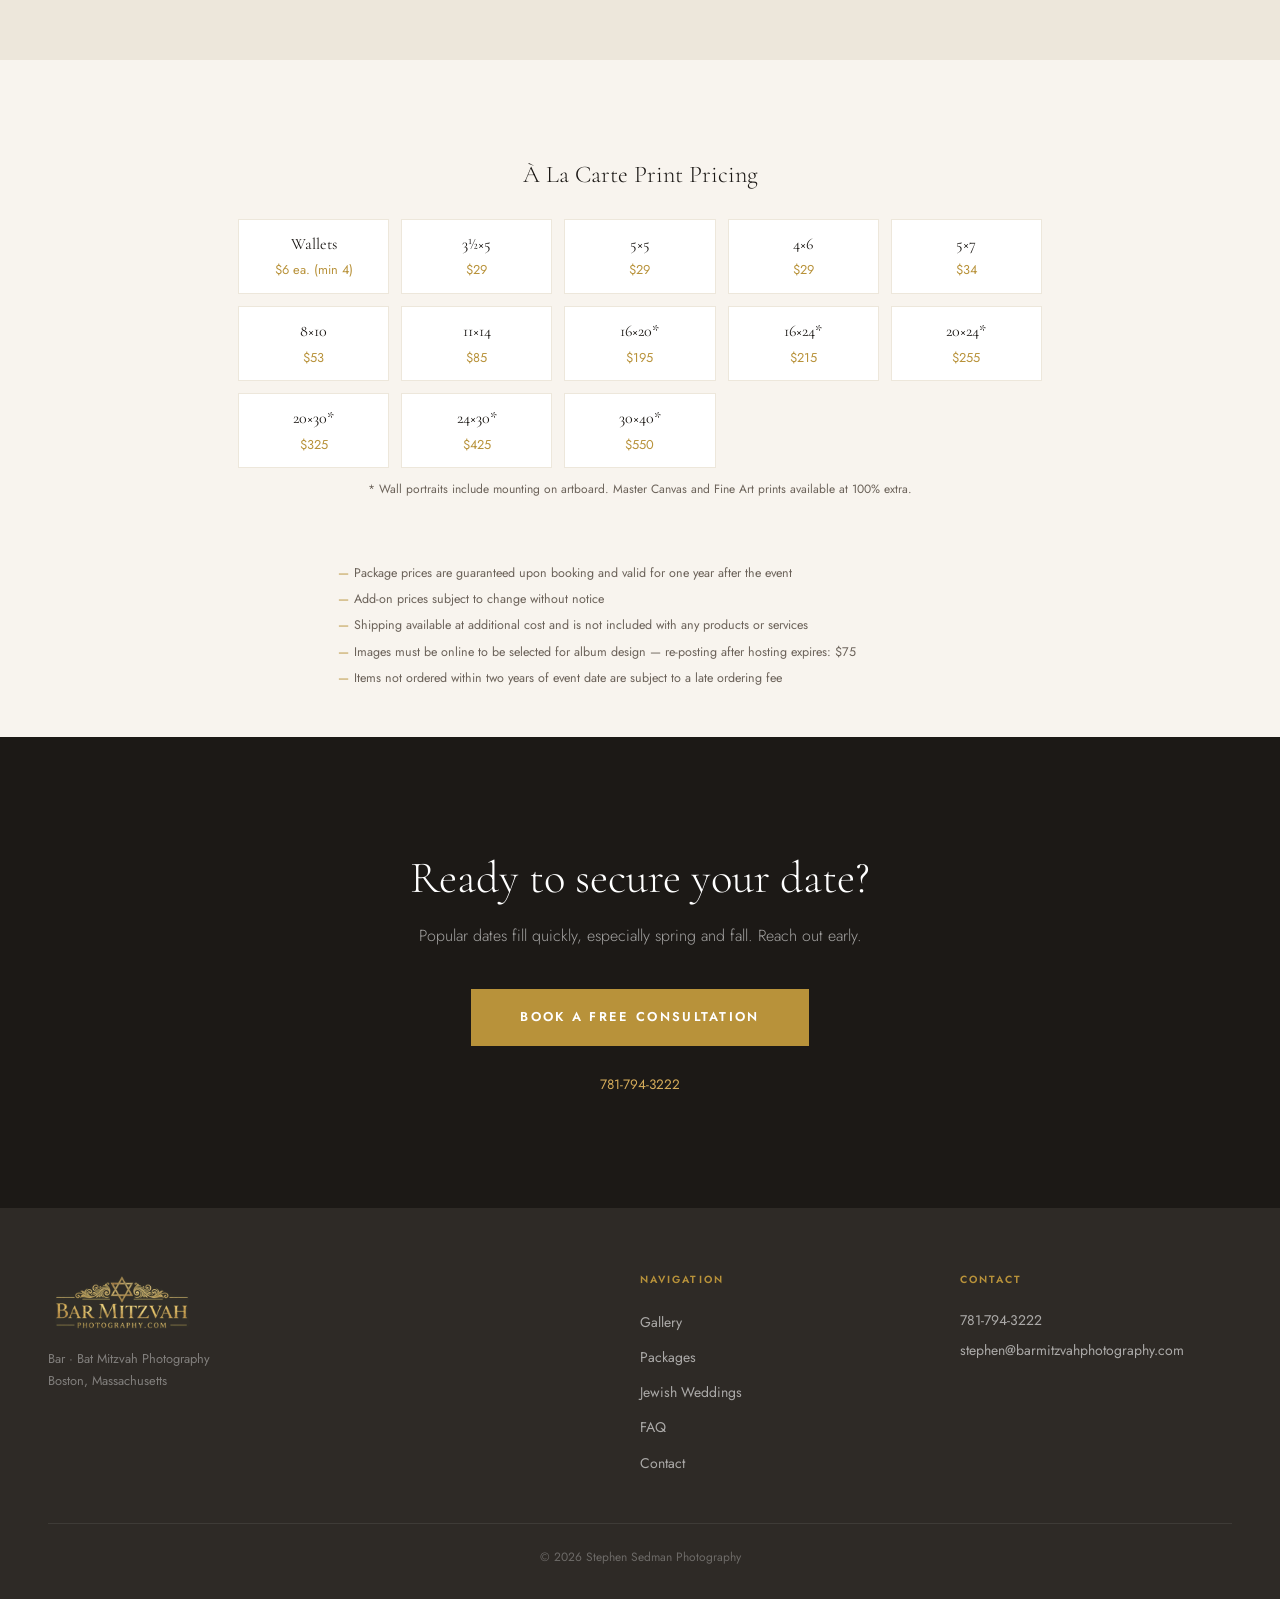
<file: packages.html>
<!DOCTYPE html>
<html lang="en">
<head>
  <meta charset="UTF-8" />
  <meta name="viewport" content="width=device-width, initial-scale=1.0" />
  <title>Packages & Pricing | Sedman Bar Mitzvah Photography</title>
  <link rel="preconnect" href="https://fonts.googleapis.com" />
  <link rel="preconnect" href="https://fonts.gstatic.com" crossorigin />
  <link href="https://fonts.googleapis.com/css2?family=Cormorant+Garamond:ital,wght@0,300;0,400;0,600;1,300;1,400&family=Jost:wght@300;400;500;600&display=swap" rel="stylesheet" />
  <link rel="stylesheet" href="styles/main.css" />
  <style>
    .page-hero {
      background: var(--charcoal);
      padding: 10rem 3rem 5rem;
      text-align: center;
    }
    .page-hero .section-eyebrow { color: var(--gold-light); }
    .page-hero .section-title { color: var(--white); margin-bottom: 0.75rem; }
    .page-hero p { color: rgba(255,255,255,0.6); font-weight: 300; max-width: 55ch; margin: 0 auto; }

    .packages-full {
      max-width: 1100px;
      margin: 5rem auto;
      padding: 0 3rem;
    }

    .packages-full-grid {
      display: grid;
      grid-template-columns: repeat(3, 1fr);
      gap: 1.5rem;
      margin-bottom: 5rem;
    }

    .pkg-full-card {
      border: 1px solid var(--cream-dark);
      position: relative;
      transition: var(--transition);
    }

    .pkg-full-card:hover { border-color: var(--gold); }

    .pkg-full-card.featured {
      background: var(--charcoal);
      border-color: var(--gold);
    }

    .pkg-header {
      padding: 2rem 2rem 1.5rem;
      border-bottom: 1px solid var(--cream-dark);
    }

    .pkg-full-card.featured .pkg-header { border-color: rgba(255,255,255,0.1); }

    .pkg-name {
      font-family: var(--font-display);
      font-size: 1.75rem;
      font-weight: 300;
      color: var(--charcoal);
      margin-bottom: 0.25rem;
    }

    .pkg-full-card.featured .pkg-name { color: var(--white); }

    .pkg-duration {
      font-size: 0.7rem;
      letter-spacing: 0.2em;
      text-transform: uppercase;
      color: var(--gold);
      font-weight: 600;
    }

    .pkg-price {
      margin-top: 1rem;
      font-family: var(--font-display);
      font-size: 2.25rem;
      font-weight: 300;
      color: var(--charcoal);
    }

    .pkg-full-card.featured .pkg-price { color: var(--white); }

    .pkg-price-note {
      font-size: 0.75rem;
      color: var(--text-light);
      margin-top: 0.2rem;
    }

    .pkg-full-card.featured .pkg-price-note { color: rgba(255,255,255,0.45); }

    .pkg-body { padding: 2rem; }

    .pkg-body ul { display: flex; flex-direction: column; gap: 0.9rem; margin-bottom: 2rem; }

    .pkg-body li {
      display: flex;
      gap: 0.75rem;
      align-items: flex-start;
      font-size: 0.875rem;
      color: var(--text-light);
      line-height: 1.5;
    }

    .pkg-full-card.featured .pkg-body li { color: rgba(255,255,255,0.65); }

    .pkg-body li::before {
      content: '✦';
      color: var(--gold);
      font-size: 0.55rem;
      flex-shrink: 0;
      margin-top: 0.35rem;
    }

    .add-ons {
      background: var(--cream-dark);
      padding: 4rem 3rem;
      margin-bottom: 0;
    }

    .add-ons h2 {
      font-family: var(--font-display);
      font-size: 2rem;
      font-weight: 300;
      margin-bottom: 2rem;
      text-align: center;
    }

    .add-ons-grid {
      max-width: 900px;
      margin: 0 auto;
      display: grid;
      grid-template-columns: repeat(2, 1fr);
      gap: 1.25rem;
    }

    .add-on {
      background: var(--white);
      padding: 1.5rem;
      border-left: 2px solid var(--gold);
      display: flex;
      justify-content: space-between;
      align-items: center;
      gap: 1rem;
    }

    .add-on-name {
      font-family: var(--font-display);
      font-size: 1.1rem;
      font-weight: 400;
      color: var(--charcoal);
    }

    .add-on-desc {
      font-size: 0.78rem;
      color: var(--text-light);
      margin-top: 0.25rem;
    }

    .add-on-price {
      font-family: var(--font-display);
      font-size: 1.25rem;
      color: var(--gold);
      white-space: nowrap;
    }

    /* Prints table */
    .prints-section {
      max-width: 900px;
      margin: 3rem auto 0;
      padding: 0 3rem;
    }

    .prints-section h3 {
      font-family: var(--font-display);
      font-size: 1.5rem;
      font-weight: 300;
      text-align: center;
      margin-bottom: 1.5rem;
      color: var(--charcoal);
    }

    .prints-grid {
      display: grid;
      grid-template-columns: repeat(auto-fill, minmax(130px, 1fr));
      gap: 0.75rem;
      margin-bottom: 0.75rem;
    }

    .print-item {
      background: var(--white);
      border: 1px solid var(--cream-dark);
      padding: 0.75rem;
      text-align: center;
    }

    .print-size {
      font-family: var(--font-display);
      font-size: 1rem;
      color: var(--charcoal);
    }

    .print-price {
      font-size: 0.8rem;
      color: var(--gold);
      margin-top: 0.2rem;
    }

    .prints-note {
      font-size: 0.75rem;
      color: var(--text-light);
      text-align: center;
      margin-top: 0.5rem;
    }

    /* Fine print */
    .fine-print {
      max-width: 700px;
      margin: 3rem auto;
      padding: 0 3rem;
    }

    .fine-print ul {
      list-style: none;
      padding: 0;
      display: flex;
      flex-direction: column;
      gap: 0.4rem;
    }

    .fine-print li {
      font-size: 0.78rem;
      color: var(--text-light);
      padding-left: 1rem;
      position: relative;
    }

    .fine-print li::before {
      content: '—';
      position: absolute;
      left: 0;
      color: var(--gold);
    }

    @media (max-width: 900px) {
      .packages-full-grid { grid-template-columns: 1fr; }
      .add-ons-grid { grid-template-columns: 1fr; }
      .packages-full { padding: 0 1.5rem; }
      .page-hero { padding: 8rem 1.5rem 4rem; }
      .prints-section { padding: 0 1.5rem; }
      .fine-print { padding: 0 1.5rem; }
    }
  </style>
</head>
<body>
  <nav class="nav scrolled" id="nav">
    <a href="/" class="nav-logo">
      <img src="public/images/logo.png" alt="Bar Mitzvah Photography" class="nav-logo-img" />
    </a>
    <button class="nav-toggle" id="navToggle"><span></span><span></span><span></span></button>
    <ul class="nav-links" id="navLinks">
      <li><a href="/#about">About</a></li>
      <li><a href="gallery.html">Gallery</a></li>
      <li><a href="packages.html">Packages</a></li>
      <li><a href="jewish-weddings.html">Jewish Weddings</a></li>
      <li><a href="faq.html">FAQ</a></li>
      <li><a href="contact.html" class="nav-cta">Book a Consultation</a></li>
    </ul>
  </nav>

  <section class="page-hero">
    <p class="section-eyebrow">Investment</p>
    <h1 class="section-title">Packages & Pricing</h1>
    <p>Every package is a starting point. We're happy to customize coverage to fit your day perfectly. Contact us for a custom quote.</p>
  </section>

  <div class="packages-full">
    <div class="packages-full-grid">

      <div class="pkg-full-card">
        <div class="pkg-header">
          <div class="pkg-name">Classic Coverage</div>
          <div class="pkg-duration">Up to 6 Hours</div>
          <div class="pkg-price">$2,500</div>
          <div class="pkg-price-note">Ceremony + Reception</div>
        </div>
        <div class="pkg-body">
          <ul>
            <li>Professional photographer for up to 6 hours</li>
            <li>All digital files on USB drive (full resolution, no watermark)</li>
            <li>All images online for 6 months</li>
            <li>Albums and extra prints available à la carte</li>
          </ul>
          <a href="contact.html" class="btn btn-outline" style="width:100%;display:block;text-align:center">Inquire</a>
        </div>
      </div>

      <div class="pkg-full-card featured">
        <div class="pkg-badge" style="position:absolute;top:-1px;left:50%;transform:translateX(-50%);background:var(--gold);color:white;font-size:0.6rem;letter-spacing:0.15em;text-transform:uppercase;padding:0.3rem 1rem;font-family:var(--font-body);font-weight:600;white-space:nowrap">Most Popular</div>
        <div class="pkg-header">
          <div class="pkg-name">Premium Experience</div>
          <div class="pkg-duration">Up to 7 Hours</div>
          <div class="pkg-price">$2,900</div>
          <div class="pkg-price-note">Our most-requested package</div>
        </div>
        <div class="pkg-body">
          <ul>
            <li>Professional photographer for up to 7 hours</li>
            <li>10×10 album with 30 sides (up to 65 images)</li>
            <li>All digital files on USB drive (full resolution, no watermark)</li>
            <li>All images online for 6 months</li>
          </ul>
          <a href="contact.html" class="btn btn-primary" style="width:100%;display:block;text-align:center">Inquire</a>
        </div>
      </div>

      <div class="pkg-full-card">
        <div class="pkg-header">
          <div class="pkg-name">The Ultimate Service</div>
          <div class="pkg-duration">Unlimited Coverage</div>
          <div class="pkg-price">$5,800</div>
          <div class="pkg-price-note">The complete experience</div>
        </div>
        <div class="pkg-body">
          <ul>
            <li>Professional photographer for unlimited time on the day of your event</li>
            <li>12×12 album with 40 sides (up to 90 images)</li>
            <li>Full set of digital files on USB drive (full resolution, no watermark)</li>
            <li>Two 4×6 grandparents albums with 20 images each</li>
            <li>16×20 wall portrait</li>
            <li>All images online for one year</li>
          </ul>
          <a href="contact.html" class="btn btn-outline" style="width:100%;display:block;text-align:center">Inquire</a>
        </div>
      </div>

    </div>
  </div>

  <div class="add-ons">
    <h2>Optional Add-Ons</h2>
    <div class="add-ons-grid">
      <div class="add-on">
        <div>
          <div class="add-on-name">Photo Booth</div>
          <div class="add-on-desc">Up to 5 hours, professional attendant, unlimited prints, fun props &amp; costumes, USB drive + images online for one year</div>
        </div>
        <div class="add-on-price">$850</div>
      </div>
      <div class="add-on">
        <div>
          <div class="add-on-name">Video Coverage</div>
          <div class="add-on-desc">Full event video — service, speeches &amp; celebration highlights, delivered digitally</div>
        </div>
        <div class="add-on-price">From $2,500</div>
      </div>
      <div class="add-on">
        <div>
          <div class="add-on-name">Montage with Live Presentation</div>
          <div class="add-on-desc">Custom video montage presented live at your event — music, titles, projector setup all included</div>
        </div>
        <div class="add-on-price">$1,000</div>
      </div>
      <div class="add-on">
        <div>
          <div class="add-on-name">À La Carte Prints</div>
          <div class="add-on-desc">Professional high-quality prints in a range of sizes — see below</div>
        </div>
        <div class="add-on-price">From $6</div>
      </div>
    </div>
  </div>

  <div class="prints-section" style="padding-top:3rem;padding-bottom:1rem;">
    <h3>À La Carte Print Pricing</h3>
    <div class="prints-grid">
      <div class="print-item"><div class="print-size">Wallets</div><div class="print-price">$6 ea. (min 4)</div></div>
      <div class="print-item"><div class="print-size">3½×5</div><div class="print-price">$29</div></div>
      <div class="print-item"><div class="print-size">5×5</div><div class="print-price">$29</div></div>
      <div class="print-item"><div class="print-size">4×6</div><div class="print-price">$29</div></div>
      <div class="print-item"><div class="print-size">5×7</div><div class="print-price">$34</div></div>
      <div class="print-item"><div class="print-size">8×10</div><div class="print-price">$53</div></div>
      <div class="print-item"><div class="print-size">11×14</div><div class="print-price">$85</div></div>
      <div class="print-item"><div class="print-size">16×20*</div><div class="print-price">$195</div></div>
      <div class="print-item"><div class="print-size">16×24*</div><div class="print-price">$215</div></div>
      <div class="print-item"><div class="print-size">20×24*</div><div class="print-price">$255</div></div>
      <div class="print-item"><div class="print-size">20×30*</div><div class="print-price">$325</div></div>
      <div class="print-item"><div class="print-size">24×30*</div><div class="print-price">$425</div></div>
      <div class="print-item"><div class="print-size">30×40*</div><div class="print-price">$550</div></div>
    </div>
    <p class="prints-note">* Wall portraits include mounting on artboard. Master Canvas and Fine Art prints available at 100% extra.</p>
  </div>

  <div class="fine-print">
    <ul>
      <li>Package prices are guaranteed upon booking and valid for one year after the event</li>
      <li>Add-on prices subject to change without notice</li>
      <li>Shipping available at additional cost and is not included with any products or services</li>
      <li>Images must be online to be selected for album design — re-posting after hosting expires: $75</li>
      <li>Items not ordered within two years of event date are subject to a late ordering fee</li>
    </ul>
  </div>

  <section class="final-cta" style="margin-top:0">
    <div class="final-cta-inner">
      <h2>Ready to secure your date?</h2>
      <p>Popular dates fill quickly, especially spring and fall. Reach out early.</p>
      <a href="contact.html" class="btn btn-primary btn-large">Book a Free Consultation</a>
      <div class="final-contact-info">
        <a href="tel:7817943222">781-794-3222</a>
      </div>
    </div>
  </section>

  <footer class="footer">
    <div class="footer-inner">
      <div class="footer-brand">
        <img src="public/images/logo.png" alt="Bar Mitzvah Photography" style="height:60px;width:auto;display:block;mix-blend-mode:screen;" />
        <p class="footer-tagline">Bar · Bat Mitzvah Photography<br />Boston, Massachusetts</p>
      </div>
      <div class="footer-links">
        <h4>Navigation</h4>
        <ul>
          <li><a href="gallery.html">Gallery</a></li>
          <li><a href="packages.html">Packages</a></li>
          <li><a href="jewish-weddings.html">Jewish Weddings</a></li>
          <li><a href="faq.html">FAQ</a></li>
          <li><a href="contact.html">Contact</a></li>
        </ul>
      </div>
      <div class="footer-contact">
        <h4>Contact</h4>
        <p><a href="tel:7817943222">781-794-3222</a></p>
        <p><a href="mailto:stephen@barmitzvahphotography.com">stephen@barmitzvahphotography.com</a></p>
      </div>
    </div>
    <div class="footer-bottom">
      <p>© 2026 Stephen Sedman Photography</p>
    </div>
  </footer>
  <script src="scripts/main.js"></script>
</body>
</html>
</file>
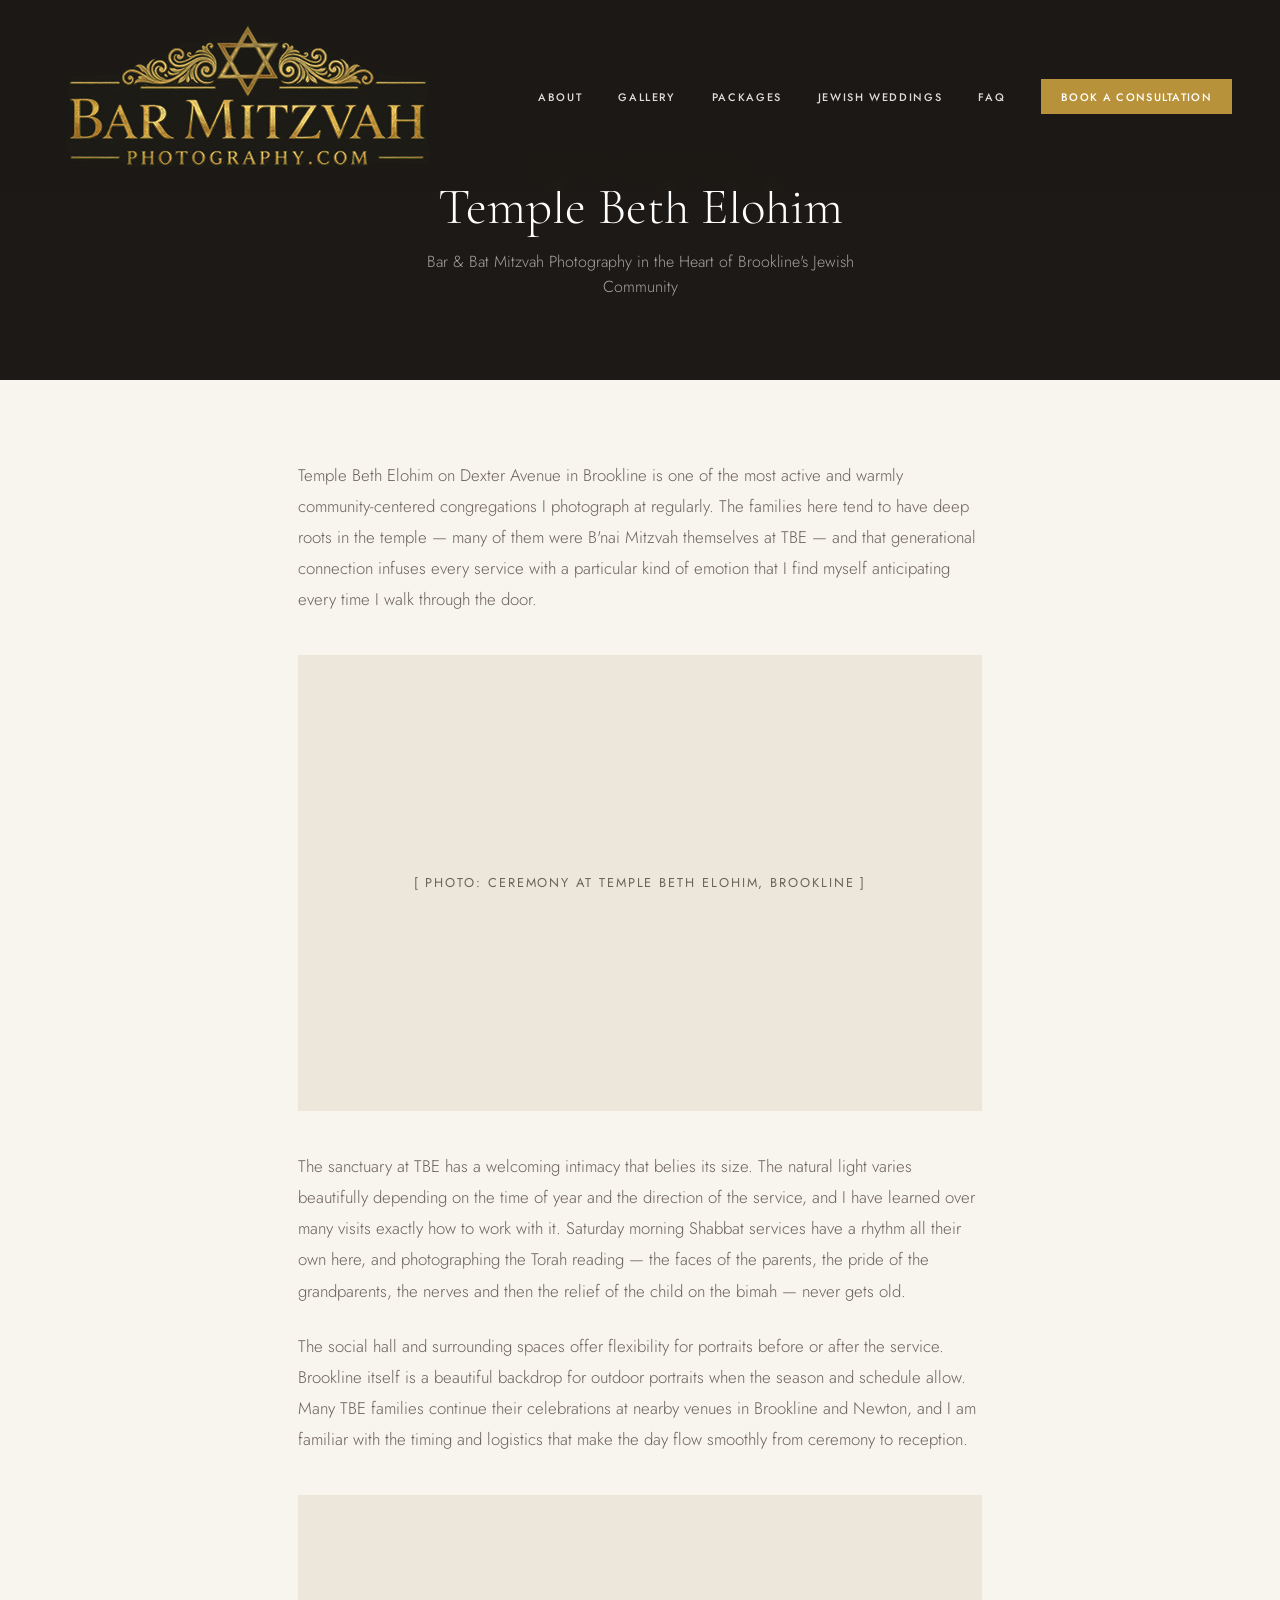
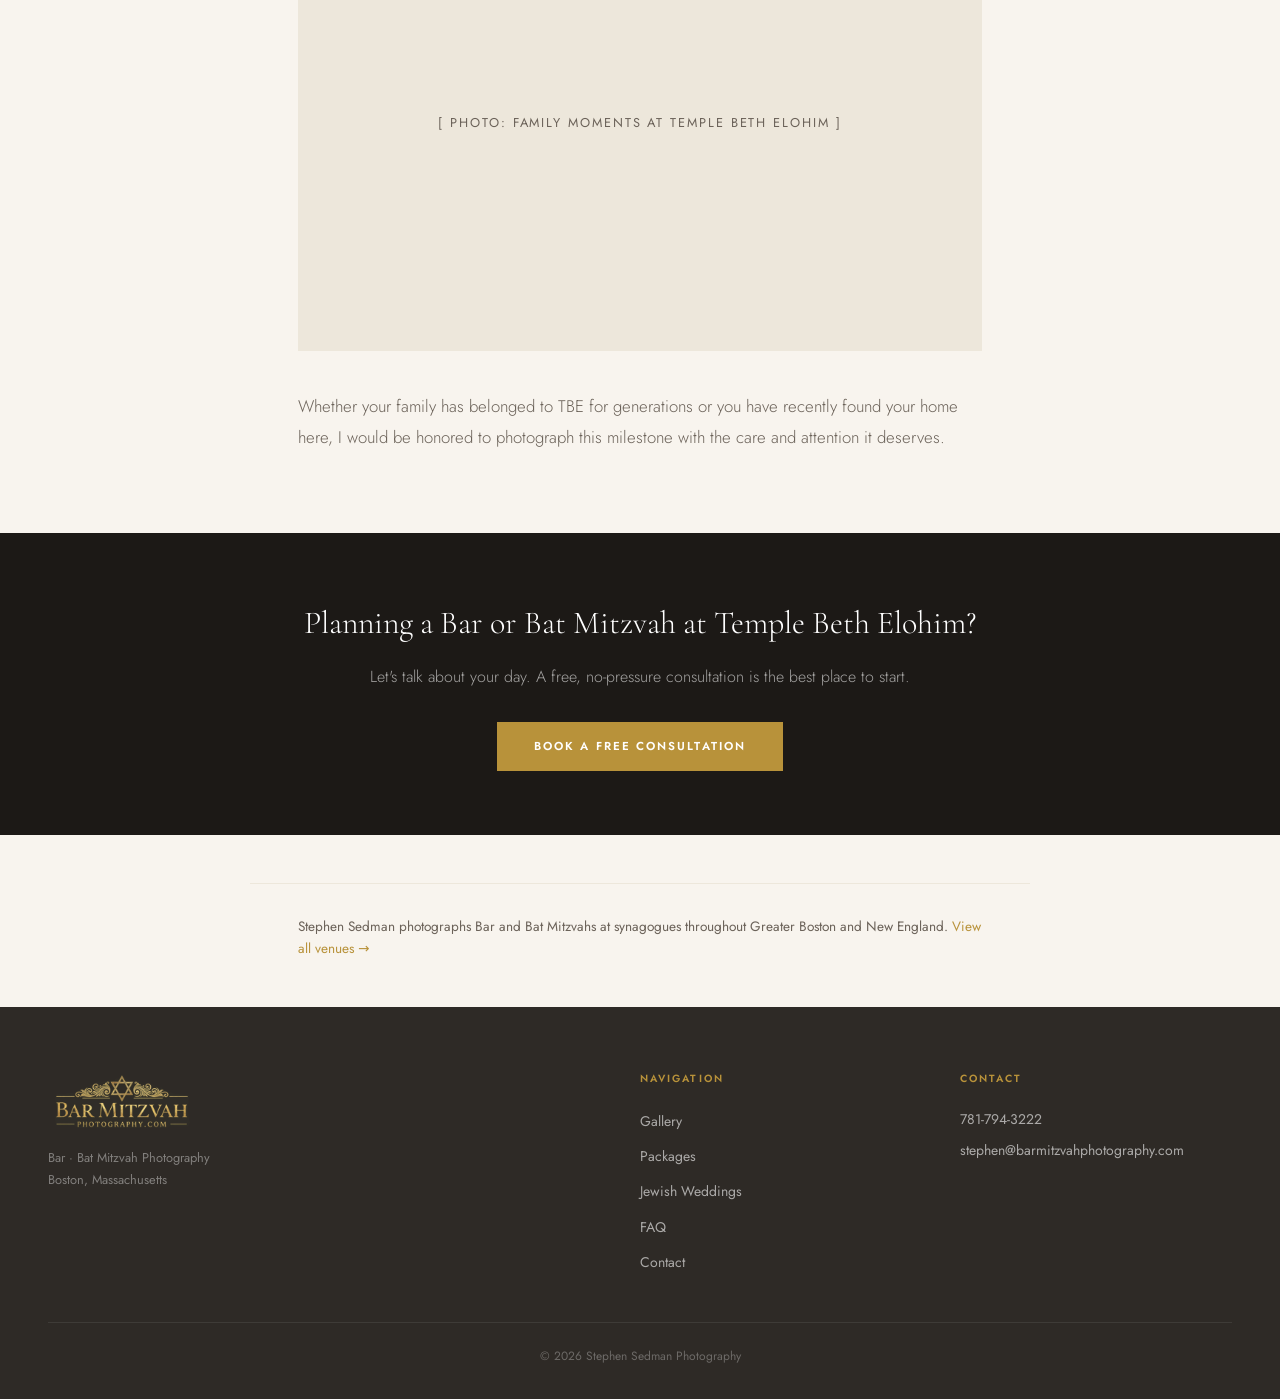
<file: venues/temple-beth-elohim-brookline.html>
<!DOCTYPE html>
<html lang="en">
<head>
  <meta charset="UTF-8" />
  <meta name="viewport" content="width=device-width, initial-scale=1.0" />
  <title>Bar Mitzvah Photography at Temple Beth Elohim, Brookline | Sedman Photography</title>
  <meta name="description" content="Stephen Sedman photographs Bar and Bat Mitzvahs at Temple Beth Elohim in Brookline, MA. See his work and learn what to expect at this beloved Reform congregation." />
  <link rel="preconnect" href="https://fonts.googleapis.com" />
  <link rel="preconnect" href="https://fonts.gstatic.com" crossorigin />
  <link href="https://fonts.googleapis.com/css2?family=Cormorant+Garamond:ital,wght@0,300;0,400;0,600;1,300;1,400&family=Jost:wght@300;400;500;600&display=swap" rel="stylesheet" />
  <link rel="stylesheet" href="../styles/main.css" />
  <style>
    .page-hero { background: var(--charcoal); padding: 10rem 3rem 5rem; text-align: center; }
    .page-hero .section-eyebrow { color: var(--gold-light); }
    .page-hero .section-title { color: var(--white); margin-bottom: 0.75rem; }
    .page-hero p { color: rgba(255,255,255,0.6); font-weight: 300; max-width: 55ch; margin: 0 auto; }
    .venue-body { max-width: 780px; margin: 5rem auto; padding: 0 3rem; }
    .venue-body p { color: var(--text-light); line-height: 1.85; font-weight: 300; font-size: 1.05rem; margin-bottom: 1.5rem; }
    .venue-photo-placeholder { width: 100%; aspect-ratio: 3/2; background: var(--cream-dark); margin: 2.5rem 0; display: flex; align-items: center; justify-content: center; color: var(--text-light); font-size: 0.8rem; letter-spacing: 0.15em; text-transform: uppercase; }
    .venue-cta { background: var(--charcoal); padding: 4rem 3rem; text-align: center; margin-top: 5rem; }
    .venue-cta h2 { color: var(--white); font-family: var(--font-display); font-weight: 300; font-size: 2rem; margin-bottom: 1rem; }
    .venue-cta p { color: rgba(255,255,255,0.6); margin-bottom: 2rem; font-weight: 300; }
    .venue-links { max-width: 780px; margin: 3rem auto; padding: 0 3rem; border-top: 1px solid var(--cream-dark); padding-top: 2rem; }
    .venue-links p { color: var(--text-light); font-size: 0.85rem; }
    .venue-links a { color: var(--gold); }
    @media (max-width: 700px) { .venue-body { padding: 0 1.5rem; margin: 3rem auto; } .page-hero { padding: 8rem 1.5rem 4rem; } .venue-cta { padding: 3rem 1.5rem; } .venue-links { padding: 2rem 1.5rem 0; } }
  </style>
</head>
<body>
  <nav class="nav scrolled" id="nav">
    <a href="/" class="nav-logo">
      <img src="../public/images/logo.png" alt="Bar Mitzvah Photography" class="nav-logo-img" />
    </a>
    <button class="nav-toggle" id="navToggle"><span></span><span></span><span></span></button>
    <ul class="nav-links" id="navLinks">
      <li><a href="/#about">About</a></li>
      <li><a href="/gallery.html">Gallery</a></li>
      <li><a href="/packages.html">Packages</a></li>
      <li><a href="/jewish-weddings.html">Jewish Weddings</a></li>
      <li><a href="/faq.html">FAQ</a></li>
      <li><a href="/contact.html" class="nav-cta">Book a Consultation</a></li>
    </ul>
  </nav>

  <section class="page-hero">
    <p class="section-eyebrow">Brookline, Massachusetts</p>
    <h1 class="section-title">Temple Beth Elohim</h1>
    <p>Bar & Bat Mitzvah Photography in the Heart of Brookline's Jewish Community</p>
  </section>

  <div class="venue-body">

    <p>Temple Beth Elohim on Dexter Avenue in Brookline is one of the most active and warmly community-centered congregations I photograph at regularly. The families here tend to have deep roots in the temple — many of them were B'nai Mitzvah themselves at TBE — and that generational connection infuses every service with a particular kind of emotion that I find myself anticipating every time I walk through the door.</p>

    <div class="venue-photo-placeholder">[ Photo: Ceremony at Temple Beth Elohim, Brookline ]</div>

    <p>The sanctuary at TBE has a welcoming intimacy that belies its size. The natural light varies beautifully depending on the time of year and the direction of the service, and I have learned over many visits exactly how to work with it. Saturday morning Shabbat services have a rhythm all their own here, and photographing the Torah reading — the faces of the parents, the pride of the grandparents, the nerves and then the relief of the child on the bimah — never gets old.</p>

    <p>The social hall and surrounding spaces offer flexibility for portraits before or after the service. Brookline itself is a beautiful backdrop for outdoor portraits when the season and schedule allow. Many TBE families continue their celebrations at nearby venues in Brookline and Newton, and I am familiar with the timing and logistics that make the day flow smoothly from ceremony to reception.</p>

    <div class="venue-photo-placeholder">[ Photo: Family moments at Temple Beth Elohim ]</div>

    <p>Whether your family has belonged to TBE for generations or you have recently found your home here, I would be honored to photograph this milestone with the care and attention it deserves.</p>

  </div>

  <div class="venue-cta">
    <h2>Planning a Bar or Bat Mitzvah at Temple Beth Elohim?</h2>
    <p>Let's talk about your day. A free, no-pressure consultation is the best place to start.</p>
    <a href="/contact.html" class="btn btn-primary">Book a Free Consultation</a>
  </div>

  <div class="venue-links">
    <p>Stephen Sedman photographs Bar and Bat Mitzvahs at synagogues throughout Greater Boston and New England. <a href="/venues.html">View all venues →</a></p>
  </div>

  <footer class="footer">
    <div class="footer-inner">
      <div class="footer-brand">
        <img src="../public/images/logo.png" alt="Bar Mitzvah Photography" style="height:60px;width:auto;display:block;mix-blend-mode:screen;" />
        <p class="footer-tagline">Bar · Bat Mitzvah Photography<br />Boston, Massachusetts</p>
      </div>
      <div class="footer-links">
        <h4>Navigation</h4>
        <ul>
          <li><a href="/gallery.html">Gallery</a></li>
          <li><a href="/packages.html">Packages</a></li>
          <li><a href="/jewish-weddings.html">Jewish Weddings</a></li>
          <li><a href="/faq.html">FAQ</a></li>
          <li><a href="/contact.html">Contact</a></li>
        </ul>
      </div>
      <div class="footer-contact">
        <h4>Contact</h4>
        <p><a href="tel:7817943222">781-794-3222</a></p>
        <p><a href="mailto:stephen@barmitzvahphotography.com">stephen@barmitzvahphotography.com</a></p>
      </div>
    </div>
    <div class="footer-bottom">
      <p>© 2026 Stephen Sedman Photography</p>
    </div>
  </footer>
  <script src="../scripts/main.js"></script>
</body>
</html>
</file>
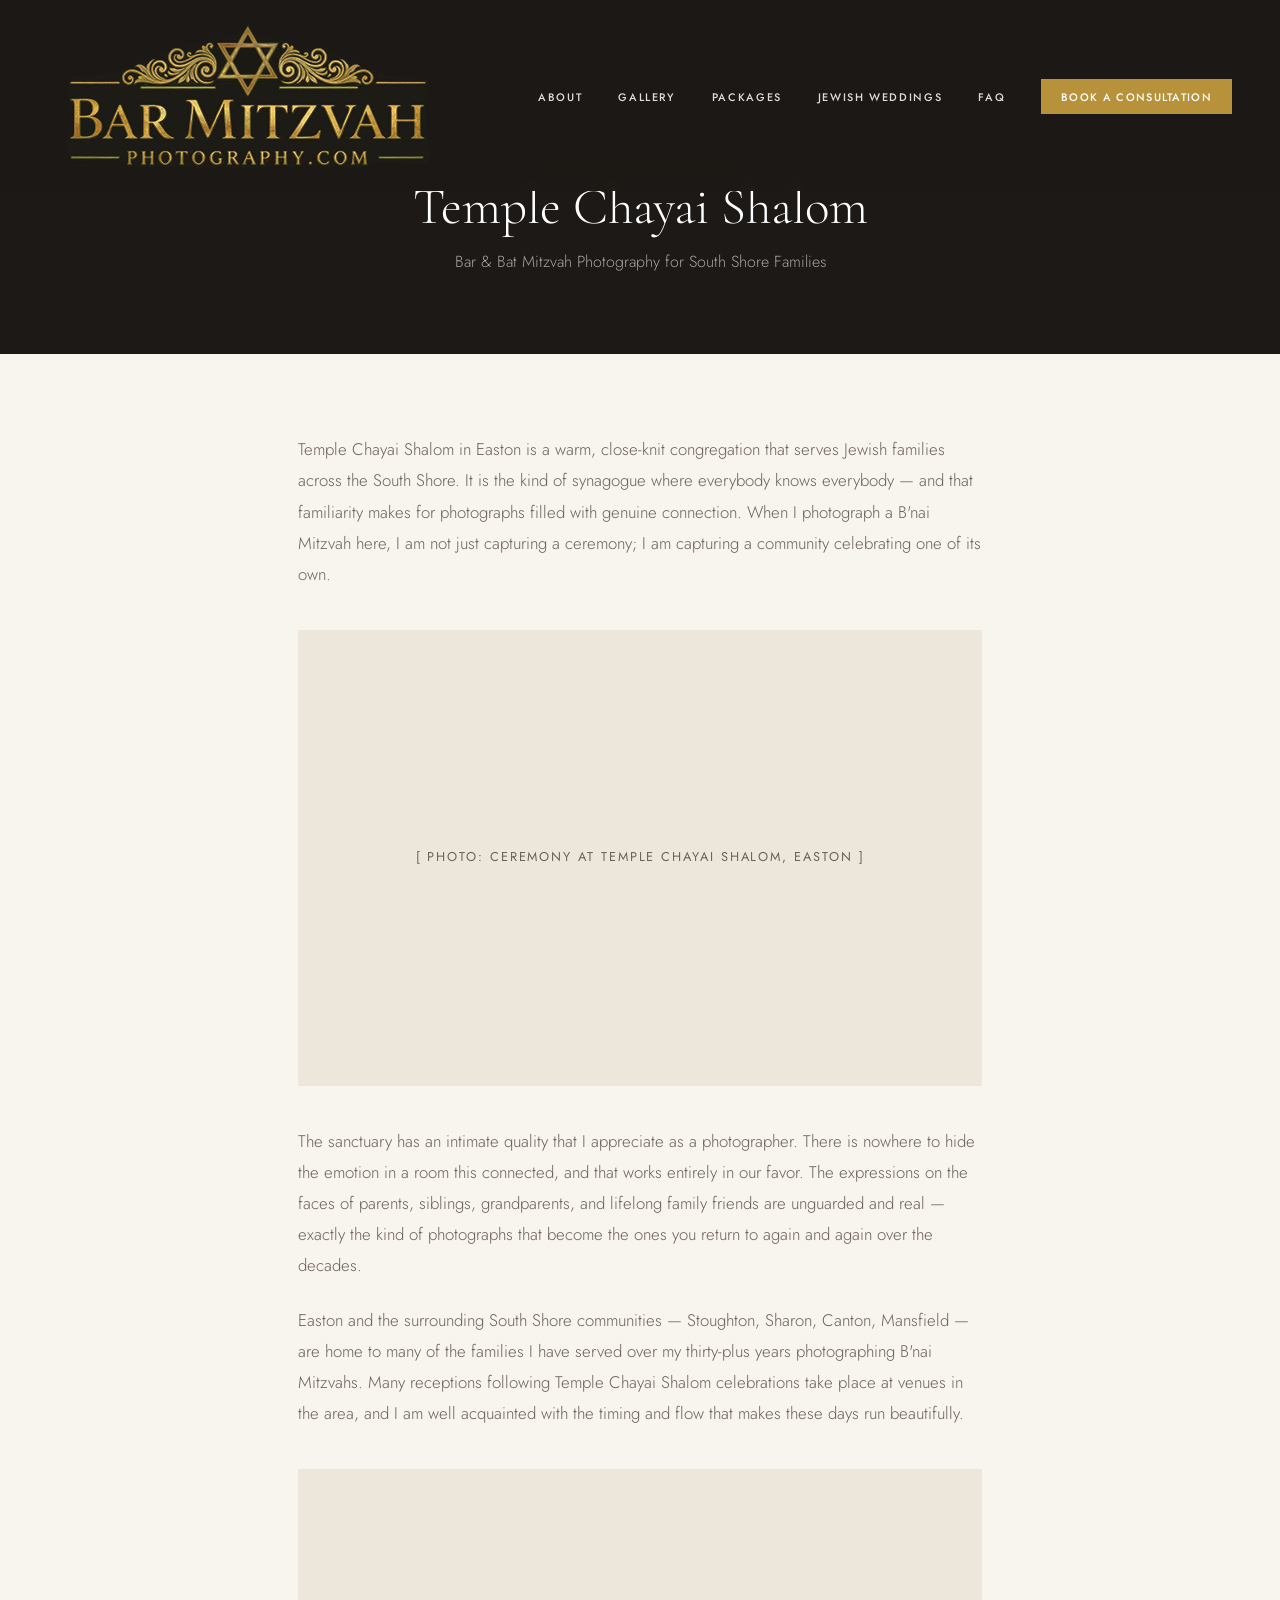
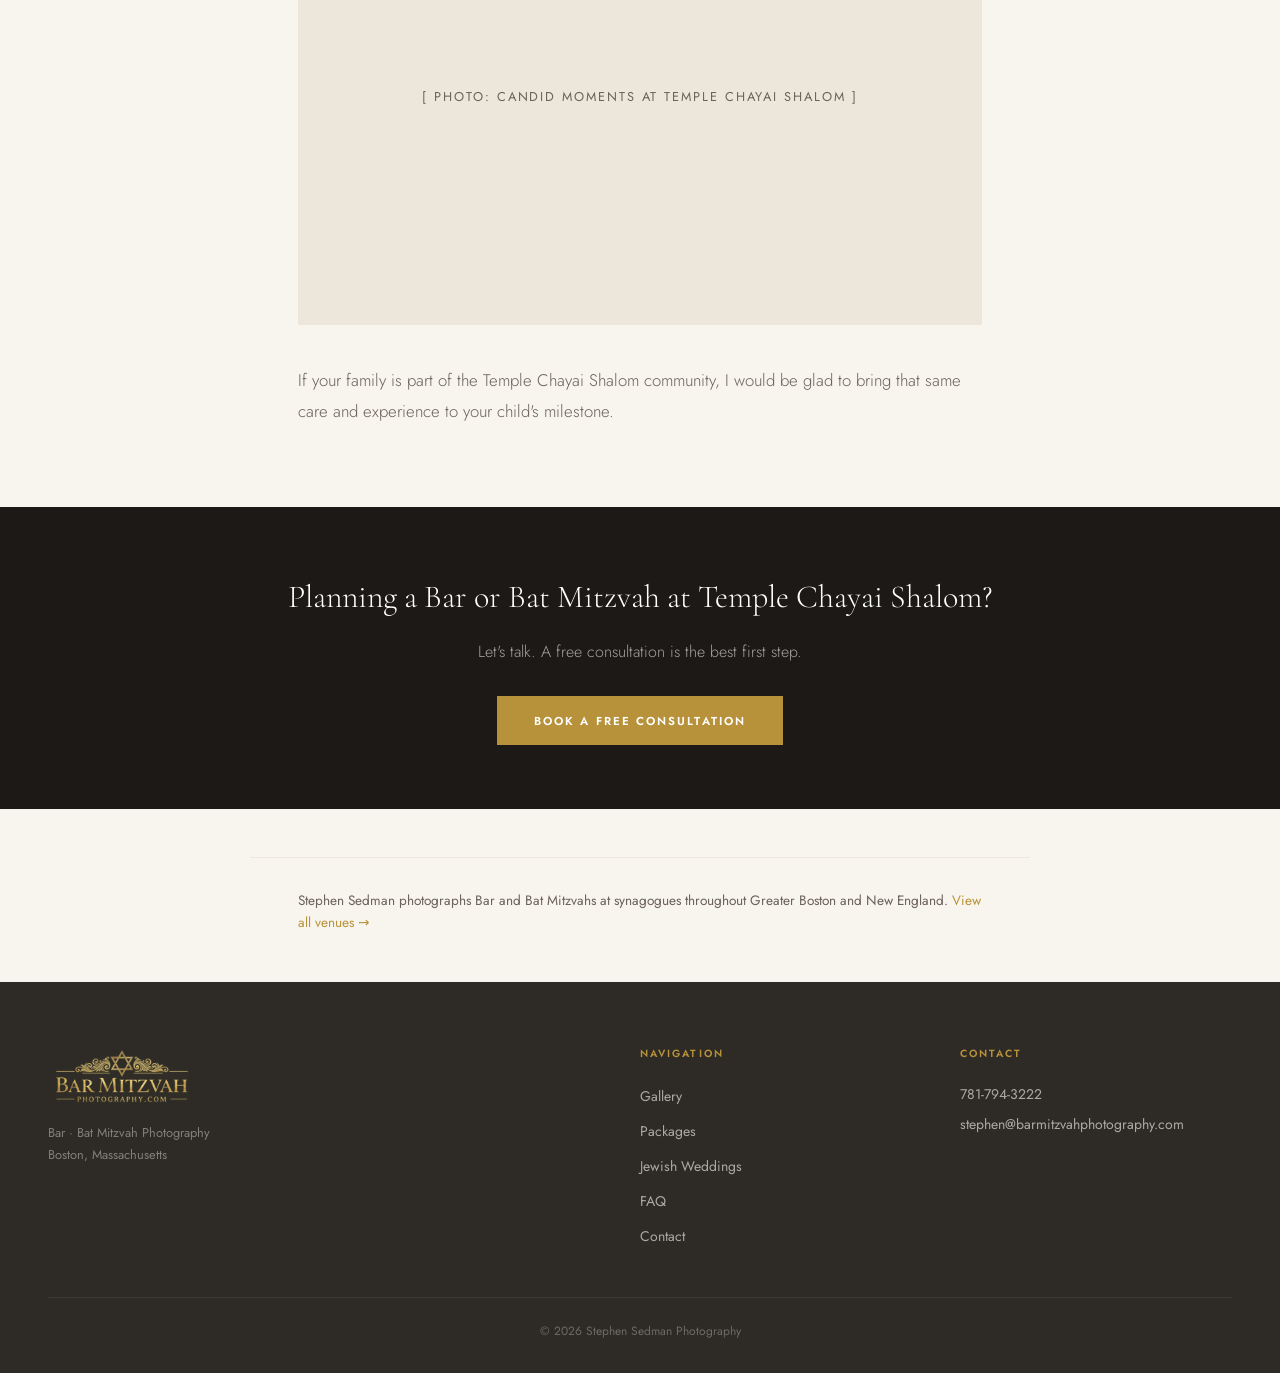
<file: venues/temple-chayai-shalom-easton.html>
<!DOCTYPE html>
<html lang="en">
<head>
  <meta charset="UTF-8" />
  <meta name="viewport" content="width=device-width, initial-scale=1.0" />
  <title>Bar Mitzvah Photography at Temple Chayai Shalom, Easton | Sedman Photography</title>
  <meta name="description" content="Stephen Sedman photographs Bar and Bat Mitzvahs at Temple Chayai Shalom in Easton, MA. Serving South Shore families with over 30 years of experience." />
  <link rel="preconnect" href="https://fonts.googleapis.com" />
  <link rel="preconnect" href="https://fonts.gstatic.com" crossorigin />
  <link href="https://fonts.googleapis.com/css2?family=Cormorant+Garamond:ital,wght@0,300;0,400;0,600;1,300;1,400&family=Jost:wght@300;400;500;600&display=swap" rel="stylesheet" />
  <link rel="stylesheet" href="../styles/main.css" />
  <style>
    .page-hero { background: var(--charcoal); padding: 10rem 3rem 5rem; text-align: center; }
    .page-hero .section-eyebrow { color: var(--gold-light); }
    .page-hero .section-title { color: var(--white); margin-bottom: 0.75rem; }
    .page-hero p { color: rgba(255,255,255,0.6); font-weight: 300; max-width: 55ch; margin: 0 auto; }
    .venue-body { max-width: 780px; margin: 5rem auto; padding: 0 3rem; }
    .venue-body p { color: var(--text-light); line-height: 1.85; font-weight: 300; font-size: 1.05rem; margin-bottom: 1.5rem; }
    .venue-photo-placeholder { width: 100%; aspect-ratio: 3/2; background: var(--cream-dark); margin: 2.5rem 0; display: flex; align-items: center; justify-content: center; color: var(--text-light); font-size: 0.8rem; letter-spacing: 0.15em; text-transform: uppercase; }
    .venue-cta { background: var(--charcoal); padding: 4rem 3rem; text-align: center; margin-top: 5rem; }
    .venue-cta h2 { color: var(--white); font-family: var(--font-display); font-weight: 300; font-size: 2rem; margin-bottom: 1rem; }
    .venue-cta p { color: rgba(255,255,255,0.6); margin-bottom: 2rem; font-weight: 300; }
    .venue-links { max-width: 780px; margin: 3rem auto; padding: 0 3rem; border-top: 1px solid var(--cream-dark); padding-top: 2rem; }
    .venue-links p { color: var(--text-light); font-size: 0.85rem; }
    .venue-links a { color: var(--gold); }
    @media (max-width: 700px) { .venue-body { padding: 0 1.5rem; margin: 3rem auto; } .page-hero { padding: 8rem 1.5rem 4rem; } .venue-cta { padding: 3rem 1.5rem; } .venue-links { padding: 2rem 1.5rem 0; } }
  </style>
</head>
<body>
  <nav class="nav scrolled" id="nav">
    <a href="/" class="nav-logo">
      <img src="../public/images/logo.png" alt="Bar Mitzvah Photography" class="nav-logo-img" />
    </a>
    <button class="nav-toggle" id="navToggle"><span></span><span></span><span></span></button>
    <ul class="nav-links" id="navLinks">
      <li><a href="/#about">About</a></li>
      <li><a href="/gallery.html">Gallery</a></li>
      <li><a href="/packages.html">Packages</a></li>
      <li><a href="/jewish-weddings.html">Jewish Weddings</a></li>
      <li><a href="/faq.html">FAQ</a></li>
      <li><a href="/contact.html" class="nav-cta">Book a Consultation</a></li>
    </ul>
  </nav>

  <section class="page-hero">
    <p class="section-eyebrow">Easton, Massachusetts</p>
    <h1 class="section-title">Temple Chayai Shalom</h1>
    <p>Bar & Bat Mitzvah Photography for South Shore Families</p>
  </section>

  <div class="venue-body">

    <p>Temple Chayai Shalom in Easton is a warm, close-knit congregation that serves Jewish families across the South Shore. It is the kind of synagogue where everybody knows everybody — and that familiarity makes for photographs filled with genuine connection. When I photograph a B'nai Mitzvah here, I am not just capturing a ceremony; I am capturing a community celebrating one of its own.</p>

    <div class="venue-photo-placeholder">[ Photo: Ceremony at Temple Chayai Shalom, Easton ]</div>

    <p>The sanctuary has an intimate quality that I appreciate as a photographer. There is nowhere to hide the emotion in a room this connected, and that works entirely in our favor. The expressions on the faces of parents, siblings, grandparents, and lifelong family friends are unguarded and real — exactly the kind of photographs that become the ones you return to again and again over the decades.</p>

    <p>Easton and the surrounding South Shore communities — Stoughton, Sharon, Canton, Mansfield — are home to many of the families I have served over my thirty-plus years photographing B'nai Mitzvahs. Many receptions following Temple Chayai Shalom celebrations take place at venues in the area, and I am well acquainted with the timing and flow that makes these days run beautifully.</p>

    <div class="venue-photo-placeholder">[ Photo: Candid moments at Temple Chayai Shalom ]</div>

    <p>If your family is part of the Temple Chayai Shalom community, I would be glad to bring that same care and experience to your child's milestone.</p>

  </div>

  <div class="venue-cta">
    <h2>Planning a Bar or Bat Mitzvah at Temple Chayai Shalom?</h2>
    <p>Let's talk. A free consultation is the best first step.</p>
    <a href="/contact.html" class="btn btn-primary">Book a Free Consultation</a>
  </div>

  <div class="venue-links">
    <p>Stephen Sedman photographs Bar and Bat Mitzvahs at synagogues throughout Greater Boston and New England. <a href="/venues.html">View all venues →</a></p>
  </div>

  <footer class="footer">
    <div class="footer-inner">
      <div class="footer-brand">
        <img src="../public/images/logo.png" alt="Bar Mitzvah Photography" style="height:60px;width:auto;display:block;mix-blend-mode:screen;" />
        <p class="footer-tagline">Bar · Bat Mitzvah Photography<br />Boston, Massachusetts</p>
      </div>
      <div class="footer-links">
        <h4>Navigation</h4>
        <ul>
          <li><a href="/gallery.html">Gallery</a></li>
          <li><a href="/packages.html">Packages</a></li>
          <li><a href="/jewish-weddings.html">Jewish Weddings</a></li>
          <li><a href="/faq.html">FAQ</a></li>
          <li><a href="/contact.html">Contact</a></li>
        </ul>
      </div>
      <div class="footer-contact">
        <h4>Contact</h4>
        <p><a href="tel:7817943222">781-794-3222</a></p>
        <p><a href="mailto:stephen@barmitzvahphotography.com">stephen@barmitzvahphotography.com</a></p>
      </div>
    </div>
    <div class="footer-bottom">
      <p>© 2026 Stephen Sedman Photography</p>
    </div>
  </footer>
  <script src="../scripts/main.js"></script>
</body>
</html>
</file>
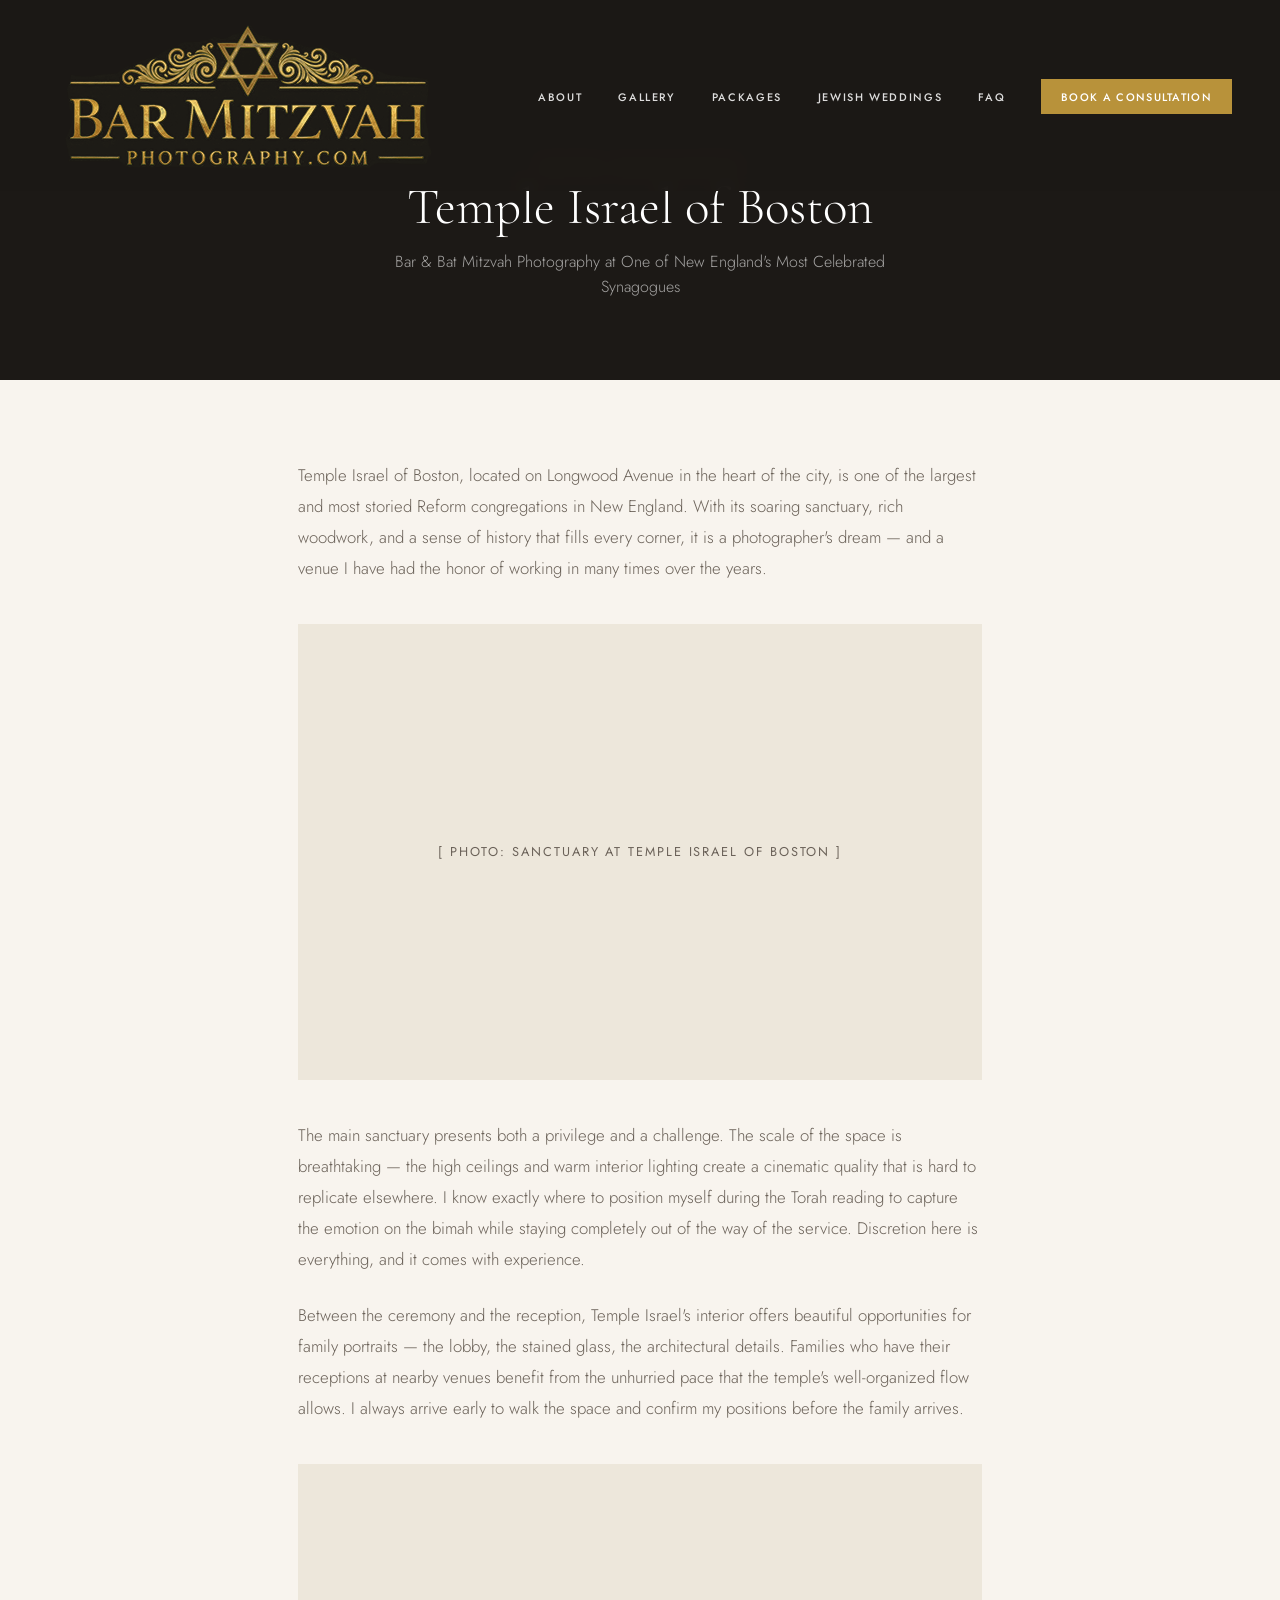
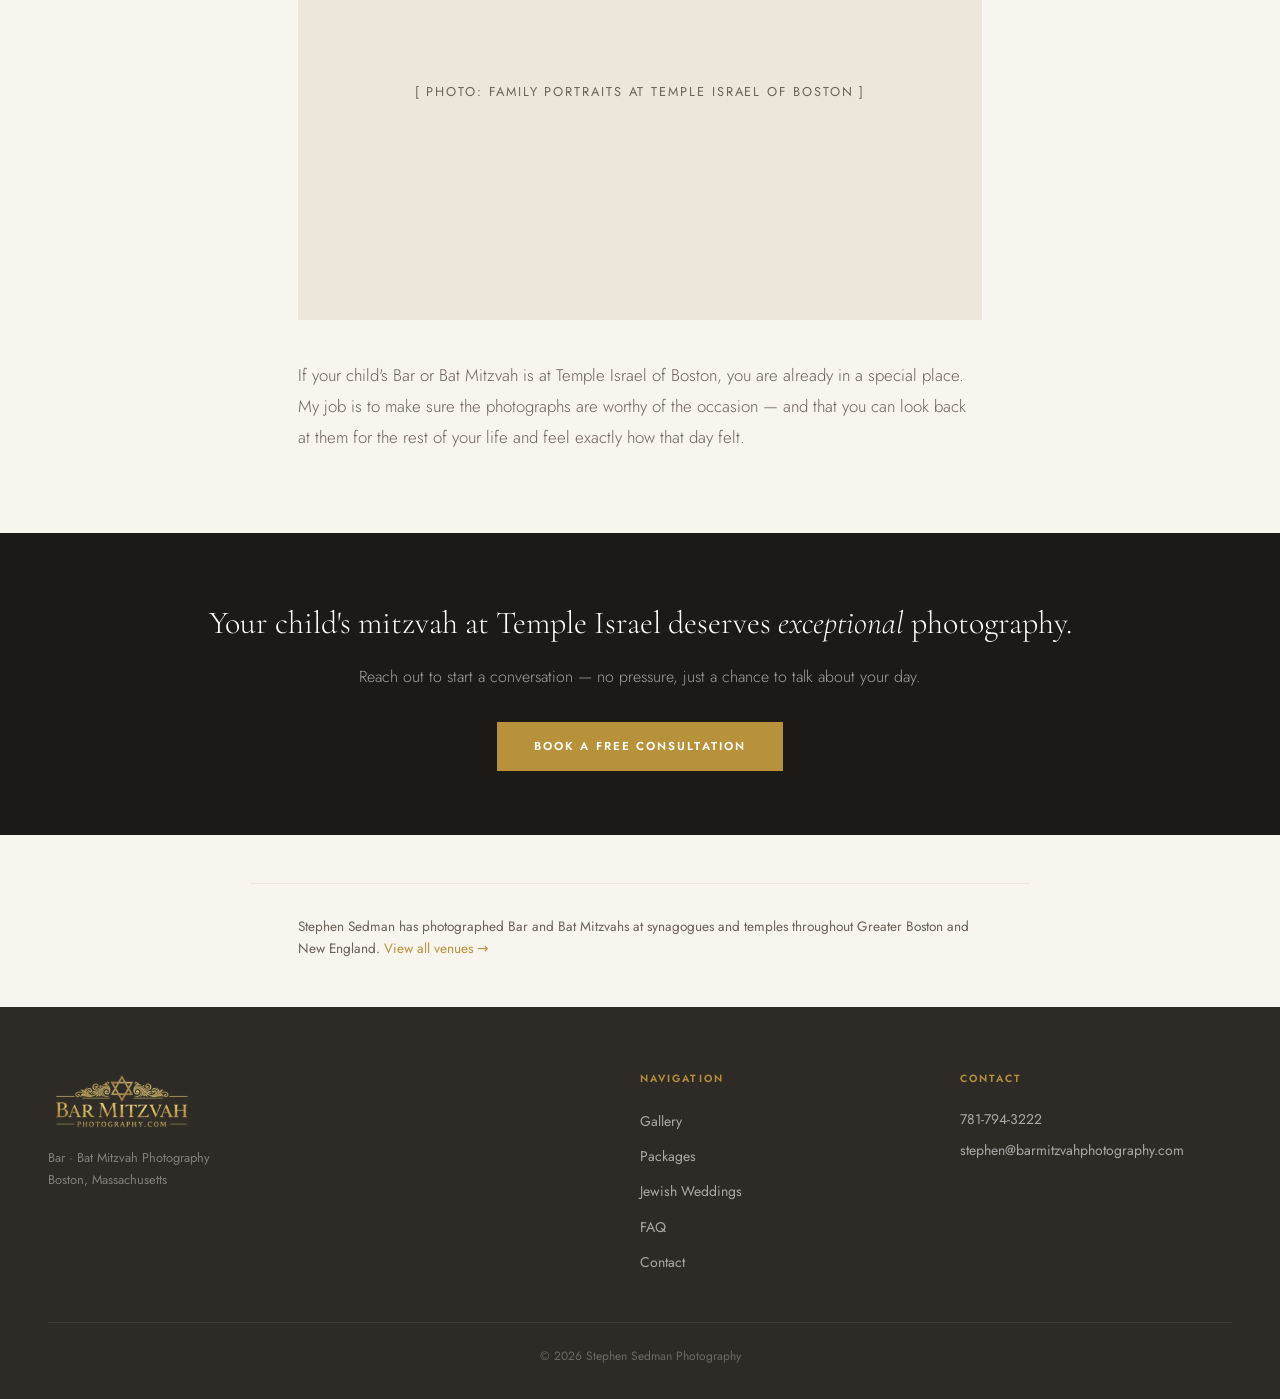
<file: venues/temple-israel-boston.html>
<!DOCTYPE html>
<html lang="en">
<head>
  <meta charset="UTF-8" />
  <meta name="viewport" content="width=device-width, initial-scale=1.0" />
  <title>Bar Mitzvah Photography at Temple Israel of Boston | Sedman Photography</title>
  <meta name="description" content="Stephen Sedman has photographed dozens of Bar and Bat Mitzvahs at Temple Israel of Boston. Learn what to expect and see his work from this iconic Longwood Avenue synagogue." />
  <link rel="preconnect" href="https://fonts.googleapis.com" />
  <link rel="preconnect" href="https://fonts.gstatic.com" crossorigin />
  <link href="https://fonts.googleapis.com/css2?family=Cormorant+Garamond:ital,wght@0,300;0,400;0,600;1,300;1,400&family=Jost:wght@300;400;500;600&display=swap" rel="stylesheet" />
  <link rel="stylesheet" href="../styles/main.css" />
  <style>
    .page-hero {
      background: var(--charcoal);
      padding: 10rem 3rem 5rem;
      text-align: center;
    }
    .page-hero .section-eyebrow { color: var(--gold-light); }
    .page-hero .section-title { color: var(--white); margin-bottom: 0.75rem; }
    .page-hero p { color: rgba(255,255,255,0.6); font-weight: 300; max-width: 55ch; margin: 0 auto; }

    .venue-body {
      max-width: 780px;
      margin: 5rem auto;
      padding: 0 3rem;
    }
    .venue-body p {
      color: var(--text-light);
      line-height: 1.85;
      font-weight: 300;
      font-size: 1.05rem;
      margin-bottom: 1.5rem;
    }
    .venue-photo {
      width: 100%;
      aspect-ratio: 3/2;
      object-fit: cover;
      margin: 2.5rem 0;
    }
    .venue-photo-placeholder {
      width: 100%;
      aspect-ratio: 3/2;
      background: var(--cream-dark);
      margin: 2.5rem 0;
      display: flex;
      align-items: center;
      justify-content: center;
      color: var(--text-light);
      font-size: 0.8rem;
      letter-spacing: 0.15em;
      text-transform: uppercase;
    }
    .venue-cta {
      background: var(--charcoal);
      padding: 4rem 3rem;
      text-align: center;
      margin-top: 5rem;
    }
    .venue-cta h2 { color: var(--white); font-family: var(--font-display); font-weight: 300; font-size: 2rem; margin-bottom: 1rem; }
    .venue-cta p { color: rgba(255,255,255,0.6); margin-bottom: 2rem; font-weight: 300; }
    .venue-links {
      max-width: 780px;
      margin: 3rem auto;
      padding: 0 3rem;
      border-top: 1px solid var(--cream-dark);
      padding-top: 2rem;
    }
    .venue-links p { color: var(--text-light); font-size: 0.85rem; }
    .venue-links a { color: var(--gold); }
    @media (max-width: 700px) {
      .venue-body { padding: 0 1.5rem; margin: 3rem auto; }
      .page-hero { padding: 8rem 1.5rem 4rem; }
      .venue-cta { padding: 3rem 1.5rem; }
      .venue-links { padding: 2rem 1.5rem 0; }
    }
  </style>
</head>
<body>
  <nav class="nav scrolled" id="nav">
    <a href="/" class="nav-logo">
      <img src="../public/images/logo.png" alt="Bar Mitzvah Photography" class="nav-logo-img" />
    </a>
    <button class="nav-toggle" id="navToggle"><span></span><span></span><span></span></button>
    <ul class="nav-links" id="navLinks">
      <li><a href="/#about">About</a></li>
      <li><a href="/gallery.html">Gallery</a></li>
      <li><a href="/packages.html">Packages</a></li>
      <li><a href="/jewish-weddings.html">Jewish Weddings</a></li>
      <li><a href="/faq.html">FAQ</a></li>
      <li><a href="/contact.html" class="nav-cta">Book a Consultation</a></li>
    </ul>
  </nav>

  <section class="page-hero">
    <p class="section-eyebrow">Boston, Massachusetts</p>
    <h1 class="section-title">Temple Israel of Boston</h1>
    <p>Bar & Bat Mitzvah Photography at One of New England's Most Celebrated Synagogues</p>
  </section>

  <div class="venue-body">

    <p>Temple Israel of Boston, located on Longwood Avenue in the heart of the city, is one of the largest and most storied Reform congregations in New England. With its soaring sanctuary, rich woodwork, and a sense of history that fills every corner, it is a photographer's dream — and a venue I have had the honor of working in many times over the years.</p>

    <div class="venue-photo-placeholder">[ Photo: Sanctuary at Temple Israel of Boston ]</div>

    <p>The main sanctuary presents both a privilege and a challenge. The scale of the space is breathtaking — the high ceilings and warm interior lighting create a cinematic quality that is hard to replicate elsewhere. I know exactly where to position myself during the Torah reading to capture the emotion on the bimah while staying completely out of the way of the service. Discretion here is everything, and it comes with experience.</p>

    <p>Between the ceremony and the reception, Temple Israel's interior offers beautiful opportunities for family portraits — the lobby, the stained glass, the architectural details. Families who have their receptions at nearby venues benefit from the unhurried pace that the temple's well-organized flow allows. I always arrive early to walk the space and confirm my positions before the family arrives.</p>

    <div class="venue-photo-placeholder">[ Photo: Family portraits at Temple Israel of Boston ]</div>

    <p>If your child's Bar or Bat Mitzvah is at Temple Israel of Boston, you are already in a special place. My job is to make sure the photographs are worthy of the occasion — and that you can look back at them for the rest of your life and feel exactly how that day felt.</p>

  </div>

  <div class="venue-cta">
    <h2>Your child's mitzvah at Temple Israel deserves <em>exceptional</em> photography.</h2>
    <p>Reach out to start a conversation — no pressure, just a chance to talk about your day.</p>
    <a href="/contact.html" class="btn btn-primary">Book a Free Consultation</a>
  </div>

  <div class="venue-links">
    <p>Stephen Sedman has photographed Bar and Bat Mitzvahs at synagogues and temples throughout Greater Boston and New England. <a href="/venues.html">View all venues →</a></p>
  </div>

  <footer class="footer">
    <div class="footer-inner">
      <div class="footer-brand">
        <img src="../public/images/logo.png" alt="Bar Mitzvah Photography" style="height:60px;width:auto;display:block;mix-blend-mode:screen;" />
        <p class="footer-tagline">Bar · Bat Mitzvah Photography<br />Boston, Massachusetts</p>
      </div>
      <div class="footer-links">
        <h4>Navigation</h4>
        <ul>
          <li><a href="/gallery.html">Gallery</a></li>
          <li><a href="/packages.html">Packages</a></li>
          <li><a href="/jewish-weddings.html">Jewish Weddings</a></li>
          <li><a href="/faq.html">FAQ</a></li>
          <li><a href="/contact.html">Contact</a></li>
        </ul>
      </div>
      <div class="footer-contact">
        <h4>Contact</h4>
        <p><a href="tel:7817943222">781-794-3222</a></p>
        <p><a href="mailto:stephen@barmitzvahphotography.com">stephen@barmitzvahphotography.com</a></p>
      </div>
    </div>
    <div class="footer-bottom">
      <p>© 2026 Stephen Sedman Photography</p>
    </div>
  </footer>
  <script src="../scripts/main.js"></script>
</body>
</html>
</file>
<file: styles/main.css>
/* =============================================
   SEDMAN BAR MITZVAH PHOTOGRAPHY
   Aesthetic: Refined luxury editorial — warm cream,
   deep charcoal, gold accents, Cormorant Garamond
   ============================================= */

:root {
  --cream: #f8f4ee;
  --cream-dark: #ede7db;
  --charcoal: #1c1916;
  --charcoal-mid: #2e2a26;
  --charcoal-light: #4a453f;
  --gold: #b8923a;
  --gold-light: #d4ab5a;
  --gold-pale: #f0e0b8;
  --text: #2e2a26;
  --text-light: #6b6259;
  --white: #ffffff;
  --font-display: 'Cormorant Garamond', Georgia, serif;
  --font-body: 'Jost', system-ui, sans-serif;
  --max-w: 1280px;
  --radius: 2px;
  --transition: 0.35s cubic-bezier(0.25, 0.46, 0.45, 0.94);
}

*, *::before, *::after { box-sizing: border-box; margin: 0; padding: 0; }

html { scroll-behavior: smooth; font-size: 16px; }

body {
  font-family: var(--font-body);
  background: var(--cream);
  color: var(--text);
  overflow-x: hidden;
  line-height: 1.6;
}

img { display: block; max-width: 100%; }
a { color: inherit; text-decoration: none;
}
ul { list-style: none; }

/* ---- TYPOGRAPHY ---- */
.section-eyebrow {
  font-family: var(--font-body);
  font-size: 0.7rem;
  font-weight: 600;
  letter-spacing: 0.25em;
  text-transform: uppercase;
  color: var(--gold);
  margin-bottom: 0.75rem;
}

.section-title {
  font-family: var(--font-display);
  font-size: clamp(2rem, 4vw, 3.5rem);
  font-weight: 300;
  line-height: 1.15;
  color: var(--charcoal);
  margin-bottom: 1.5rem;
}

.section-title em {
  font-style: italic;
  color: var(--gold);
}

/* ---- BUTTONS ---- */
.btn {
  display: inline-block;
  font-family: var(--font-body);
  font-size: 0.72rem;
  font-weight: 600;
  letter-spacing: 0.18em;
  text-transform: uppercase;
  padding: 0.9rem 2.25rem;
  border: 1.5px solid transparent;
  cursor: pointer;
  transition: var(--transition);
  text-align: center;
}

.btn-primary {
  background: var(--gold);
  color: var(--white);
  border-color: var(--gold);
}
.btn-primary:hover { background: var(--charcoal); border-color: var(--charcoal); }

.btn-ghost {
  background: transparent;
  color: var(--white);
  border-color: rgba(255,255,255,0.6);
}
.btn-ghost:hover { background: var(--white); color: var(--charcoal); border-color: var(--white); }

.btn-ghost-gold {
  background: transparent;
  color: var(--gold-light);
  border-color: var(--gold-light);
}
.btn-ghost-gold:hover { background: var(--gold-light); color: var(--charcoal); }

.btn-outline {
  background: transparent;
  color: var(--charcoal);
  border-color: var(--charcoal);
}
.btn-outline:hover { background: var(--charcoal); color: var(--white); }

.btn-outline-dark {
  background: transparent;
  color: var(--charcoal);
  border-color: var(--charcoal-light);
}
.btn-outline-dark:hover { background: var(--charcoal); color: var(--white); }

.btn-dark {
  background: var(--charcoal);
  color: var(--white);
  border-color: var(--charcoal);
}
.btn-dark:hover { background: var(--gold); border-color: var(--gold); }

.btn-large { padding: 1.1rem 3rem; font-size: 0.8rem; }

/* ---- NAV ---- */
.nav {
  position: fixed;
  top: 0; left: 0; right: 0;
  z-index: 1000;
  display: flex;
  align-items: center;
  justify-content: space-between;
  padding: 1.25rem 3rem;
  background: transparent;
  transition: background 0.4s ease, padding 0.3s ease;
}

.nav.scrolled {
  background: rgba(28, 25, 22, 0.97);
  backdrop-filter: blur(8px);
  padding: 0.9rem 3rem;
}

.nav-logo {
  display: flex;
  align-items: baseline;
  gap: 0.4rem;
  flex-direction: column;
}

.logo-s {
  font-family: var(--font-display);
  font-size: 2rem;
  font-weight: 600;
  color: var(--gold);
  line-height: 1;
  display: inline;
}

.logo-text {
  font-family: var(--font-body);
  font-size: 1rem;
  font-weight: 500;
  letter-spacing: 0.2em;
  color: var(--white);
  line-height: 1;
}

.logo-sub {
  display: block;
  font-size: 0.58rem;
  letter-spacing: 0.2em;
  color: var(--gold-light);
  text-transform: uppercase;
  font-family: var(--font-body);
  font-weight: 400;
  margin-top: 0.15rem;
}

.nav-links {
  display: flex;
  align-items: center;
  gap: 2.25rem;
}

.nav-links a {
  font-size: 0.68rem;
  font-weight: 500;
  letter-spacing: 0.15em;
  text-transform: uppercase;
  color: rgba(255,255,255,0.85);
  transition: color 0.2s;
}

.nav-links a:hover { color: var(--gold-light); }

.nav-links .nav-cta {
  background: var(--gold);
  color: var(--white);
  padding: 0.6rem 1.25rem;
  letter-spacing: 0.12em;
}
.nav-links .nav-cta:hover { background: var(--gold-light); color: var(--charcoal); }

.nav-toggle {
  display: none;
  flex-direction: column;
  gap: 5px;
  background: none;
  border: none;
  cursor: pointer;
  padding: 4px;
}
.nav-toggle span {
  display: block;
  width: 24px;
  height: 1.5px;
  background: var(--white);
  transition: var(--transition);
}

/* ---- HERO ---- */
.hero {
  position: relative;
  min-height: 100vh;
  display: flex;
  align-items: center;
  overflow: hidden;
}

.hero-bg {
  position: absolute;
  inset: 0;
}

.hero-img-placeholder {
  width: 100%;
  height: 100%;
  background-image: url("public/images/hero.jpg");
  background-size: cover;
  background-position: center top;
}

.hero-overlay {
  position: absolute;
  inset: 0;
  background: linear-gradient(
    to right,
    rgba(15, 12, 8, 0.75) 0%,
    rgba(15, 12, 8, 0.4) 60%,
    rgba(15, 12, 8, 0.1) 100%
  );
  z-index: 1;
}

.hero-content {
  position: relative;
  z-index: 2;
  max-width: var(--max-w);
  margin: 0 auto;
  padding: 0 3rem;
  padding-top: 8rem;
}

.hero-eyebrow {
  font-size: 0.68rem;
  letter-spacing: 0.3em;
  text-transform: uppercase;
  color: var(--gold-light);
  font-family: var(--font-body);
  font-weight: 500;
  margin-bottom: 1.25rem;
  opacity: 0;
  animation: fadeUp 0.8s 0.2s ease forwards;
}

.hero-headline {
  font-family: var(--font-display);
  font-size: clamp(2.75rem, 6vw, 5.5rem);
  font-weight: 300;
  line-height: 1.1;
  color: var(--white);
  margin-bottom: 1.5rem;
  max-width: 16ch;
  opacity: 0;
  animation: fadeUp 0.8s 0.4s ease forwards;
}

.hero-headline em {
  font-style: italic;
  color: var(--gold-light);
}

.hero-sub {
  font-size: 1.05rem;
  color: rgba(255,255,255,0.8);
  max-width: 46ch;
  line-height: 1.7;
  margin-bottom: 2.5rem;
  font-weight: 300;
  opacity: 0;
  animation: fadeUp 0.8s 0.6s ease forwards;
}

.hero-ctas {
  display: flex;
  gap: 1rem;
  flex-wrap: wrap;
  opacity: 0;
  animation: fadeUp 0.8s 0.8s ease forwards;
}

.hero-scroll {
  position: absolute;
  bottom: 2.5rem;
  left: 50%;
  transform: translateX(-50%);
  z-index: 2;
  display: flex;
  flex-direction: column;
  align-items: center;
  gap: 0.5rem;
  color: rgba(255,255,255,0.5);
  font-size: 0.6rem;
  letter-spacing: 0.2em;
  text-transform: uppercase;
}

.hero-scroll-line {
  width: 1px;
  height: 48px;
  background: linear-gradient(to bottom, rgba(255,255,255,0.5), transparent);
  animation: scrollPulse 2s ease infinite;
}

@keyframes fadeUp {
  from { opacity: 0; transform: translateY(24px); }
  to   { opacity: 1; transform: translateY(0); }
}

@keyframes scrollPulse {
  0%, 100% { opacity: 0.5; transform: scaleY(1); }
  50% { opacity: 1; transform: scaleY(0.7); }
}

/* ---- STATS ---- */
.stats {
  background: var(--charcoal);
  padding: 3.5rem 3rem;
}

.stats-grid {
  max-width: var(--max-w);
  margin: 0 auto;
  display: grid;
  grid-template-columns: repeat(4, 1fr);
  gap: 2rem;
  text-align: center;
}

.stat-num {
  display: block;
  font-family: var(--font-display);
  font-size: clamp(2.5rem, 4vw, 3.75rem);
  font-weight: 300;
  color: var(--gold-light);
  line-height: 1;
  margin-bottom: 0.4rem;
}

.stat-num sup {
  font-size: 0.5em;
  vertical-align: super;
}

.stat-label {
  display: block;
  font-size: 0.68rem;
  letter-spacing: 0.18em;
  text-transform: uppercase;
  color: rgba(255,255,255,0.5);
  font-weight: 400;
}

/* ---- ABOUT ---- */
.about {
  display: grid;
  grid-template-columns: 1fr 1fr;
  gap: 0;
  max-width: var(--max-w);
  margin: 6rem auto;
  padding: 0 3rem;
  align-items: center;
  gap: 5rem;
}

.about-img-box {
  position: relative;
}

.about-img-placeholder {
  width: 100%;
  aspect-ratio: 3/4;
  background: linear-gradient(135deg, var(--cream-dark) 0%, var(--charcoal-light) 100%);
  /* Replace with: background-image: url('/images/stephen.jpg'); background-size: cover; */
}

.about-img-accent {
  position: absolute;
  bottom: -1.5rem;
  right: -1.5rem;
  width: 60%;
  height: 60%;
  border: 2px solid var(--gold);
  z-index: -1;
}

.about-body {
  font-size: 1.05rem;
  line-height: 1.8;
  color: var(--text-light);
  margin-bottom: 1.25rem;
  font-weight: 300;
}

.about-credentials {
  margin: 2rem 0;
  display: flex;
  flex-direction: column;
  gap: 0.75rem;
}

.credential {
  display: flex;
  align-items: flex-start;
  gap: 0.75rem;
  font-size: 0.9rem;
  color: var(--text-light);
}

.cred-icon {
  color: var(--gold);
  flex-shrink: 0;
  margin-top: 0.1rem;
}

/* ---- GALLERY PREVIEW ---- */
.gallery-preview {
  background: var(--charcoal-mid);
  padding: 6rem 3rem;
}

.gallery-header {
  text-align: center;
  margin-bottom: 3rem;
}

.gallery-header .section-title { color: var(--white); }
.gallery-header .section-eyebrow { color: var(--gold-light); }

.gallery-grid {
  max-width: var(--max-w);
  margin: 0 auto;
  display: grid;
  grid-template-columns: repeat(3, 1fr);
  grid-template-rows: 280px 280px;
  gap: 8px;
}

.gallery-cell {
  position: relative;
  overflow: hidden;
  cursor: pointer;
}

.gallery-cell.tall { grid-row: span 2; }
.gallery-cell.wide { grid-column: span 2; }

.gallery-placeholder {
  width: 100%;
  height: 100%;
  background: linear-gradient(135deg, #3a3028 0%, #5a4a38 50%, #2a2018 100%);
  transition: transform 0.6s ease;
  /* Replace with actual photo background images */
}

.gallery-cell:hover .gallery-placeholder { transform: scale(1.04); }

.gallery-caption {
  position: absolute;
  bottom: 0; left: 0; right: 0;
  padding: 1.5rem 1rem 1rem;
  background: linear-gradient(transparent, rgba(0,0,0,0.7));
  color: var(--white);
  font-family: var(--font-display);
  font-size: 1.1rem;
  font-style: italic;
  font-weight: 300;
  opacity: 0;
  transform: translateY(8px);
  transition: var(--transition);
}

.gallery-cell:hover .gallery-caption { opacity: 1; transform: translateY(0); }

.gallery-footer {
  text-align: center;
  margin-top: 2.5rem;
}
.gallery-footer .btn-outline { color: var(--white); border-color: rgba(255,255,255,0.5); }
.gallery-footer .btn-outline:hover { background: var(--white); color: var(--charcoal); }

/* ---- COVERAGE ---- */
.coverage {
  padding: 6rem 3rem;
  max-width: var(--max-w);
  margin: 0 auto;
}

.coverage-intro {
  text-align: center;
  margin-bottom: 4rem;
}

.coverage-grid {
  display: grid;
  grid-template-columns: repeat(3, 1fr);
  gap: 3rem 4rem;
}

.coverage-item { position: relative; }

.coverage-num {
  font-family: var(--font-display);
  font-size: 3.5rem;
  font-weight: 300;
  color: var(--gold-pale);
  line-height: 1;
  margin-bottom: 0.5rem;
}

.coverage-item h3 {
  font-family: var(--font-display);
  font-size: 1.4rem;
  font-weight: 400;
  color: var(--charcoal);
  margin-bottom: 0.75rem;
}

.coverage-item p {
  font-size: 0.9rem;
  line-height: 1.8;
  color: var(--text-light);
  font-weight: 300;
}

/* ---- TESTIMONIALS ---- */
.testimonials {
  background: var(--cream-dark);
  padding: 6rem 3rem;
}

.testimonials-inner {
  max-width: var(--max-w);
  margin: 0 auto;
  text-align: center;
}

.testimonials-grid {
  display: grid;
  grid-template-columns: 2fr 1fr 1fr;
  grid-template-rows: auto auto;
  gap: 1.5rem;
  margin-top: 3rem;
  text-align: left;
}

.testimonial {
  background: var(--white);
  padding: 2.25rem;
  border-top: 2px solid var(--gold);
}

.testimonial.featured {
  grid-row: span 2;
  background: var(--charcoal);
  border-top: 2px solid var(--gold);
}

.testimonial p {
  font-family: var(--font-display);
  font-size: 1.15rem;
  font-weight: 300;
  font-style: italic;
  line-height: 1.7;
  color: var(--text);
  margin-bottom: 1.25rem;
}

.testimonial.featured p { color: var(--cream); font-size: 1.3rem; }

.testimonial footer {
  font-size: 0.72rem;
  letter-spacing: 0.15em;
  text-transform: uppercase;
  color: var(--gold);
  font-family: var(--font-body);
  font-weight: 500;
  font-style: normal;
}

/* ---- PACKAGES TEASER ---- */
.packages-teaser {
  padding: 6rem 3rem;
  max-width: var(--max-w);
  margin: 0 auto;
}

.packages-intro {
  text-align: center;
  margin-bottom: 3.5rem;
}

.packages-intro a { color: var(--white) !important; }

.packages-intro p {
  max-width: 55ch;
  margin: 0 auto;
  color: var(--text-light);
  line-height: 1.7;
}

.packages-cards {
  display: grid;
  grid-template-columns: repeat(3, 1fr);
  gap: 1.5rem;
}

.package-card {
  padding: 2.5rem 2rem;
  border: 1px solid var(--cream-dark);
  position: relative;
  transition: var(--transition);
}

.package-card:hover { border-color: var(--gold); transform: translateY(-4px); }

.package-card.featured {
  background: var(--charcoal);
  border-color: var(--gold);
  transform: scale(1.03);
}

.package-card.featured:hover { transform: scale(1.03) translateY(-4px); }

.pkg-badge {
  position: absolute;
  top: -1px; left: 50%; transform: translateX(-50%);
  background: var(--gold);
  color: var(--white);
  font-size: 0.6rem;
  letter-spacing: 0.15em;
  text-transform: uppercase;
  padding: 0.3rem 1rem;
  font-family: var(--font-body);
  font-weight: 600;
}

.pkg-label {
  font-family: var(--font-display);
  font-size: 1.6rem;
  font-weight: 400;
  color: var(--charcoal);
  margin-bottom: 0.25rem;
}

.package-card.featured .pkg-label { color: var(--white); }

.pkg-hours {
  font-size: 0.75rem;
  letter-spacing: 0.18em;
  text-transform: uppercase;
  color: var(--gold);
  margin-bottom: 1.75rem;
  font-weight: 500;
}

.pkg-features {
  margin-bottom: 2rem;
  display: flex;
  flex-direction: column;
  gap: 0.75rem;
}

.pkg-features li {
  font-size: 0.875rem;
  color: var(--text-light);
  padding-left: 1.25rem;
  position: relative;
  line-height: 1.5;
}

.package-card.featured .pkg-features li { color: rgba(255,255,255,0.7); }

.pkg-features li::before {
  content: '—';
  position: absolute;
  left: 0;
  color: var(--gold);
  font-size: 0.75rem;
}

/* ---- JEWISH WEDDINGS CTA ---- */
.jewish-weddings-cta {
  background: linear-gradient(135deg, var(--charcoal) 0%, #3a2a18 100%);
  padding: 6rem 3rem;
  text-align: center;
  position: relative;
  overflow: hidden;
}

.jewish-weddings-cta::before {
  content: '✡';
  position: absolute;
  top: 50%;
  left: 50%;
  transform: translate(-50%, -50%);
  font-size: 18rem;
  color: rgba(255,255,255,0.025);
  pointer-events: none;
}

.jw-content {
  position: relative;
  z-index: 1;
  max-width: 55ch;
  margin: 0 auto;
}

.jw-content h2 {
  font-family: var(--font-display);
  font-size: clamp(2rem, 4vw, 3rem);
  font-weight: 300;
  color: var(--white);
  margin-bottom: 1.25rem;
}

.jw-content p {
  color: rgba(255,255,255,0.7);
  line-height: 1.7;
  margin-bottom: 2rem;
  font-weight: 300;
}

/* ---- PROCESS ---- */
.process {
  padding: 6rem 3rem;
  background: var(--cream);
  border-top: 1px solid var(--cream-dark);
}

.process-intro {
  text-align: center;
  margin-bottom: 4rem;
}

.process-steps {
  max-width: 900px;
  margin: 0 auto;
  display: flex;
  align-items: flex-start;
  gap: 0;
}

.process-step {
  flex: 1;
  text-align: center;
  padding: 0 1.5rem;
}

.step-num {
  width: 52px;
  height: 52px;
  border-radius: 50%;
  border: 1.5px solid var(--gold);
  display: flex;
  align-items: center;
  justify-content: center;
  font-family: var(--font-display);
  font-size: 1.4rem;
  font-weight: 300;
  color: var(--gold);
  margin: 0 auto 1.25rem;
}

.process-step h3 {
  font-family: var(--font-display);
  font-size: 1.25rem;
  font-weight: 400;
  color: var(--charcoal);
  margin-bottom: 0.75rem;
}

.process-step p {
  font-size: 0.875rem;
  color: var(--text-light);
  line-height: 1.7;
  font-weight: 300;
}

.process-line {
  flex-shrink: 0;
  width: 60px;
  height: 1px;
  background: var(--gold-pale);
  margin-top: 26px; /* aligns with center of circle */
  align-self: flex-start;
}

/* ---- FINAL CTA ---- */
.final-cta {
  background: var(--charcoal);
  padding: 7rem 3rem;
  text-align: center;
}

.final-cta h2 {
  font-family: var(--font-display);
  font-size: clamp(1.8rem, 3.5vw, 3rem);
  font-weight: 300;
  color: var(--white);
  max-width: 22ch;
  margin: 0 auto 1rem;
  line-height: 1.3;
}

.final-cta h2 em { font-style: italic; color: var(--gold-light); }

.final-cta p {
  color: rgba(255,255,255,0.6);
  margin-bottom: 2.5rem;
  font-weight: 300;
}

.final-contact-info {
  margin-top: 1.75rem;
  display: flex;
  justify-content: center;
  gap: 1rem;
  align-items: center;
  font-size: 0.85rem;
  color: rgba(255,255,255,0.5);
}

.final-contact-info a { color: var(--gold-light); }
.final-contact-info a:hover { color: var(--white); }

/* ---- FOOTER ---- */
.footer {
  background: var(--charcoal-mid);
  color: rgba(255,255,255,0.6);
  padding: 4rem 3rem 2rem;
}

.footer-inner {
  max-width: var(--max-w);
  margin: 0 auto;
  display: grid;
  grid-template-columns: 2fr 1fr 1fr;
  gap: 3rem;
  margin-bottom: 3rem;
}

.footer-brand .logo-s { font-size: 2.5rem; }
.footer-brand .logo-text { font-size: 1.1rem; }

.footer-tagline {
  margin-top: 1rem;
  font-size: 0.8rem;
  line-height: 1.7;
  color: rgba(255,255,255,0.4);
}

.footer h4 {
  font-size: 0.65rem;
  letter-spacing: 0.2em;
  text-transform: uppercase;
  color: var(--gold);
  margin-bottom: 1.25rem;
  font-family: var(--font-body);
  font-weight: 600;
}

.footer-links ul { display: flex; flex-direction: column; gap: 0.6rem; }
.footer-links a { font-size: 0.875rem; transition: color 0.2s; }
.footer-links a:hover { color: var(--gold-light); }

.footer-contact p { font-size: 0.875rem; margin-bottom: 0.5rem; }
.footer-contact a { transition: color 0.2s; }
.footer-contact a:hover { color: var(--gold-light); }

.footer-social {
  display: flex;
  gap: 0.75rem;
  margin-top: 1rem;
}

.footer-social a {
  font-size: 0.65rem;
  letter-spacing: 0.15em;
  border: 1px solid rgba(255,255,255,0.2);
  padding: 0.4rem 0.75rem;
  transition: var(--transition);
}

.footer-social a:hover {
  border-color: var(--gold);
  color: var(--gold-light);
}

.footer-bottom {
  max-width: var(--max-w);
  margin: 0 auto;
  border-top: 1px solid rgba(255,255,255,0.08);
  padding-top: 1.5rem;
  font-size: 0.75rem;
  color: rgba(255,255,255,0.3);
  display: flex;
  justify-content: center;
}

.footer-bottom a { transition: color 0.2s; }
.footer-bottom a:hover { color: var(--gold-light); }

/* ---- RESPONSIVE ---- */
@media (max-width: 1024px) {
  .about { grid-template-columns: 1fr; gap: 3rem; }
  .about-img-box { max-width: 480px; }
  .testimonials-grid { grid-template-columns: 1fr 1fr; }
  .testimonial.featured { grid-column: span 2; grid-row: span 1; }
  .packages-cards { gap: 1rem; }
  .package-card.featured { transform: none; }
  .package-card.featured:hover { transform: translateY(-4px); }
  .footer-inner { grid-template-columns: 1fr 1fr; }
  .footer-brand { grid-column: span 2; }
}

@media (max-width: 768px) {
  .nav { padding: 1.25rem 1.5rem; }
  .nav.scrolled { padding: 0.9rem 1.5rem; }
  .nav-links { display: none; flex-direction: column; position: fixed; top: 0; right: 0; bottom: 0; width: 75vw; background: var(--charcoal); padding: 5rem 2rem 2rem; gap: 1.5rem; align-items: flex-start; transform: translateX(100%); transition: transform 0.35s ease; }
  .nav-links.open { display: flex; transform: translateX(0); }
  .nav-toggle { display: flex; }
  .hero-content { padding: 0 1.5rem; padding-top: 8rem; }
  .stats-grid { grid-template-columns: repeat(2, 1fr); }
  .about { padding: 0 1.5rem; }
  .gallery-grid { grid-template-columns: repeat(2, 1fr); grid-template-rows: auto; }
  .gallery-cell.tall { grid-row: span 1; }
  .gallery-cell.wide { grid-column: span 2; }
  .coverage { padding: 4rem 1.5rem; }
  .coverage-grid { grid-template-columns: 1fr 1fr; }
  .testimonials { padding: 4rem 1.5rem; }
  .testimonials-grid { grid-template-columns: 1fr; }
  .testimonial.featured { grid-column: span 1; }
  .packages-teaser { padding: 4rem 1.5rem; }
  .packages-cards { grid-template-columns: 1fr; }
  .process-steps { flex-direction: column; align-items: center; }
  .process-line { width: 1px; height: 40px; margin: 0; }
  .footer-inner { grid-template-columns: 1fr; }
  .footer-brand { grid-column: span 1; }
  .gallery-preview { padding: 4rem 1.5rem; }
  .jewish-weddings-cta { padding: 4rem 1.5rem; }
}

.packages-intro a.btn {
  color: #ffffff !important;
  background: #8B6914 !important;
  border-color: #8B6914 !important;
}
</file>
